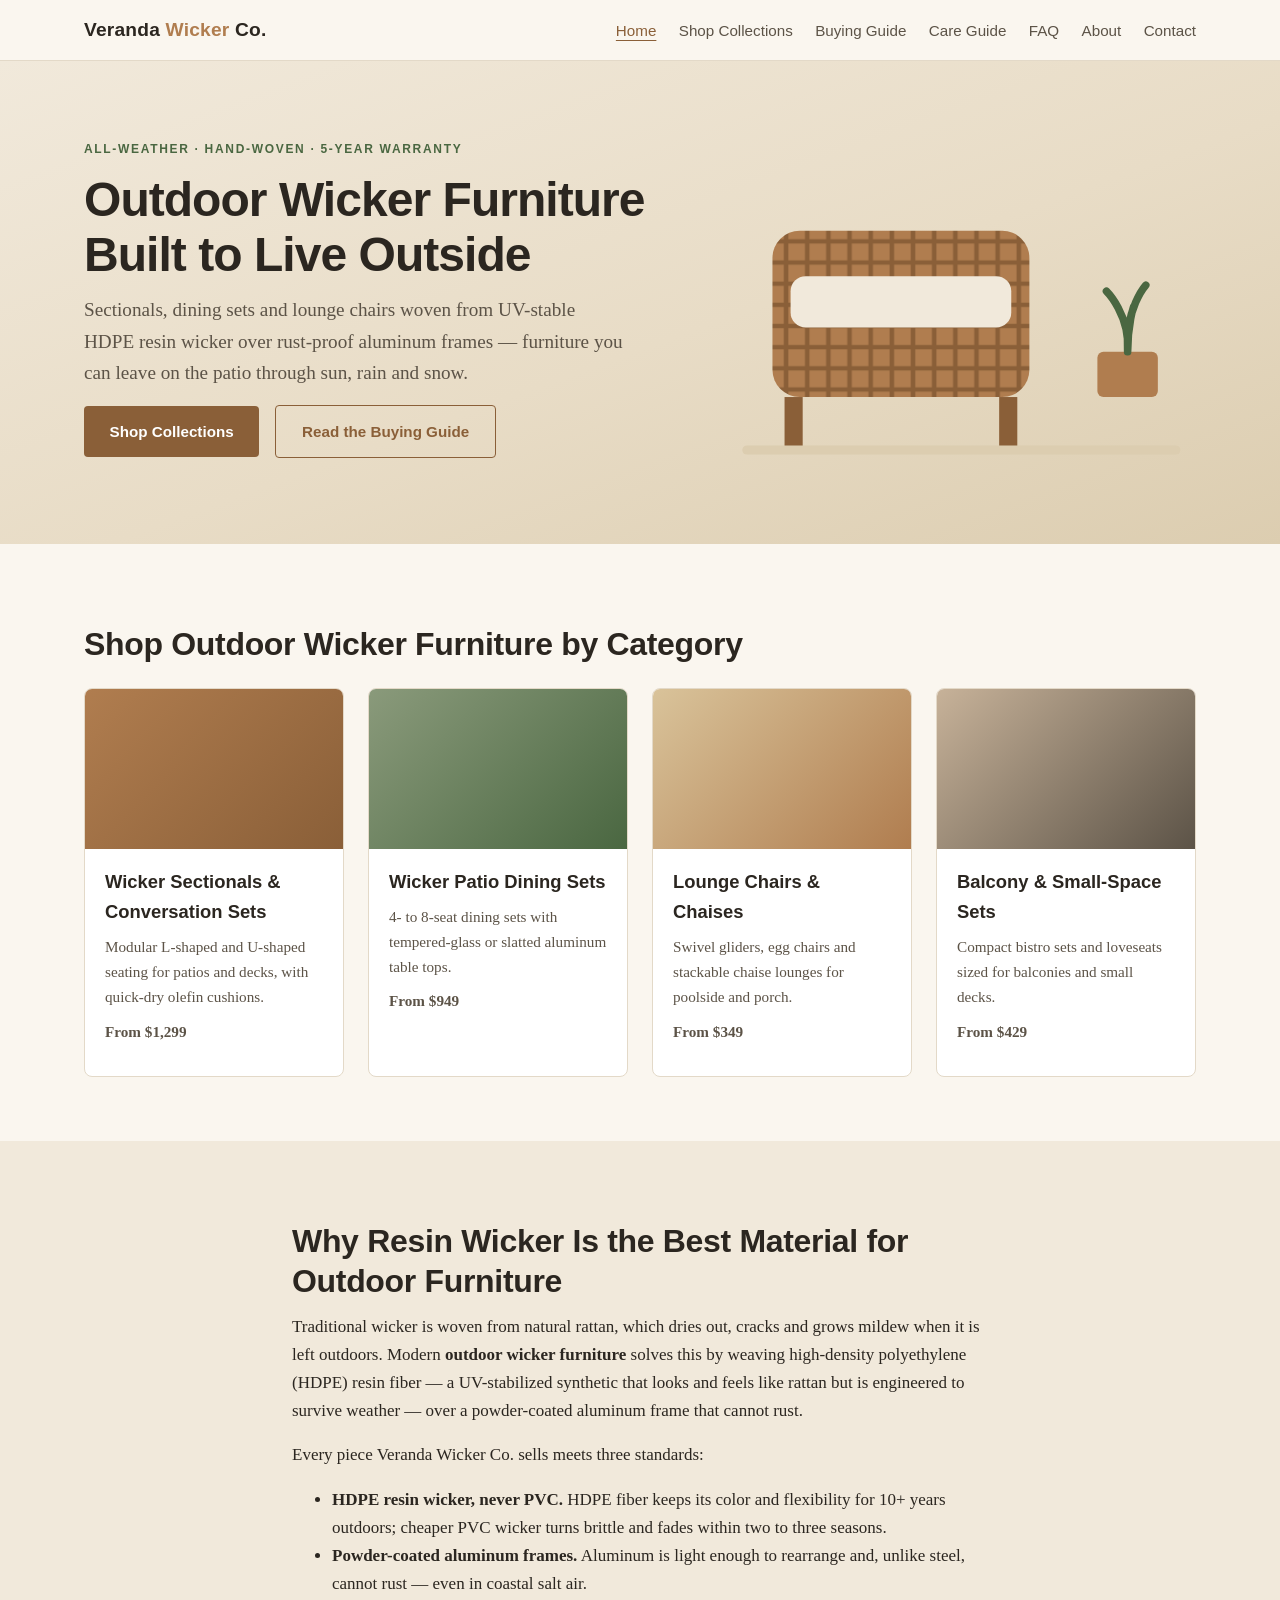
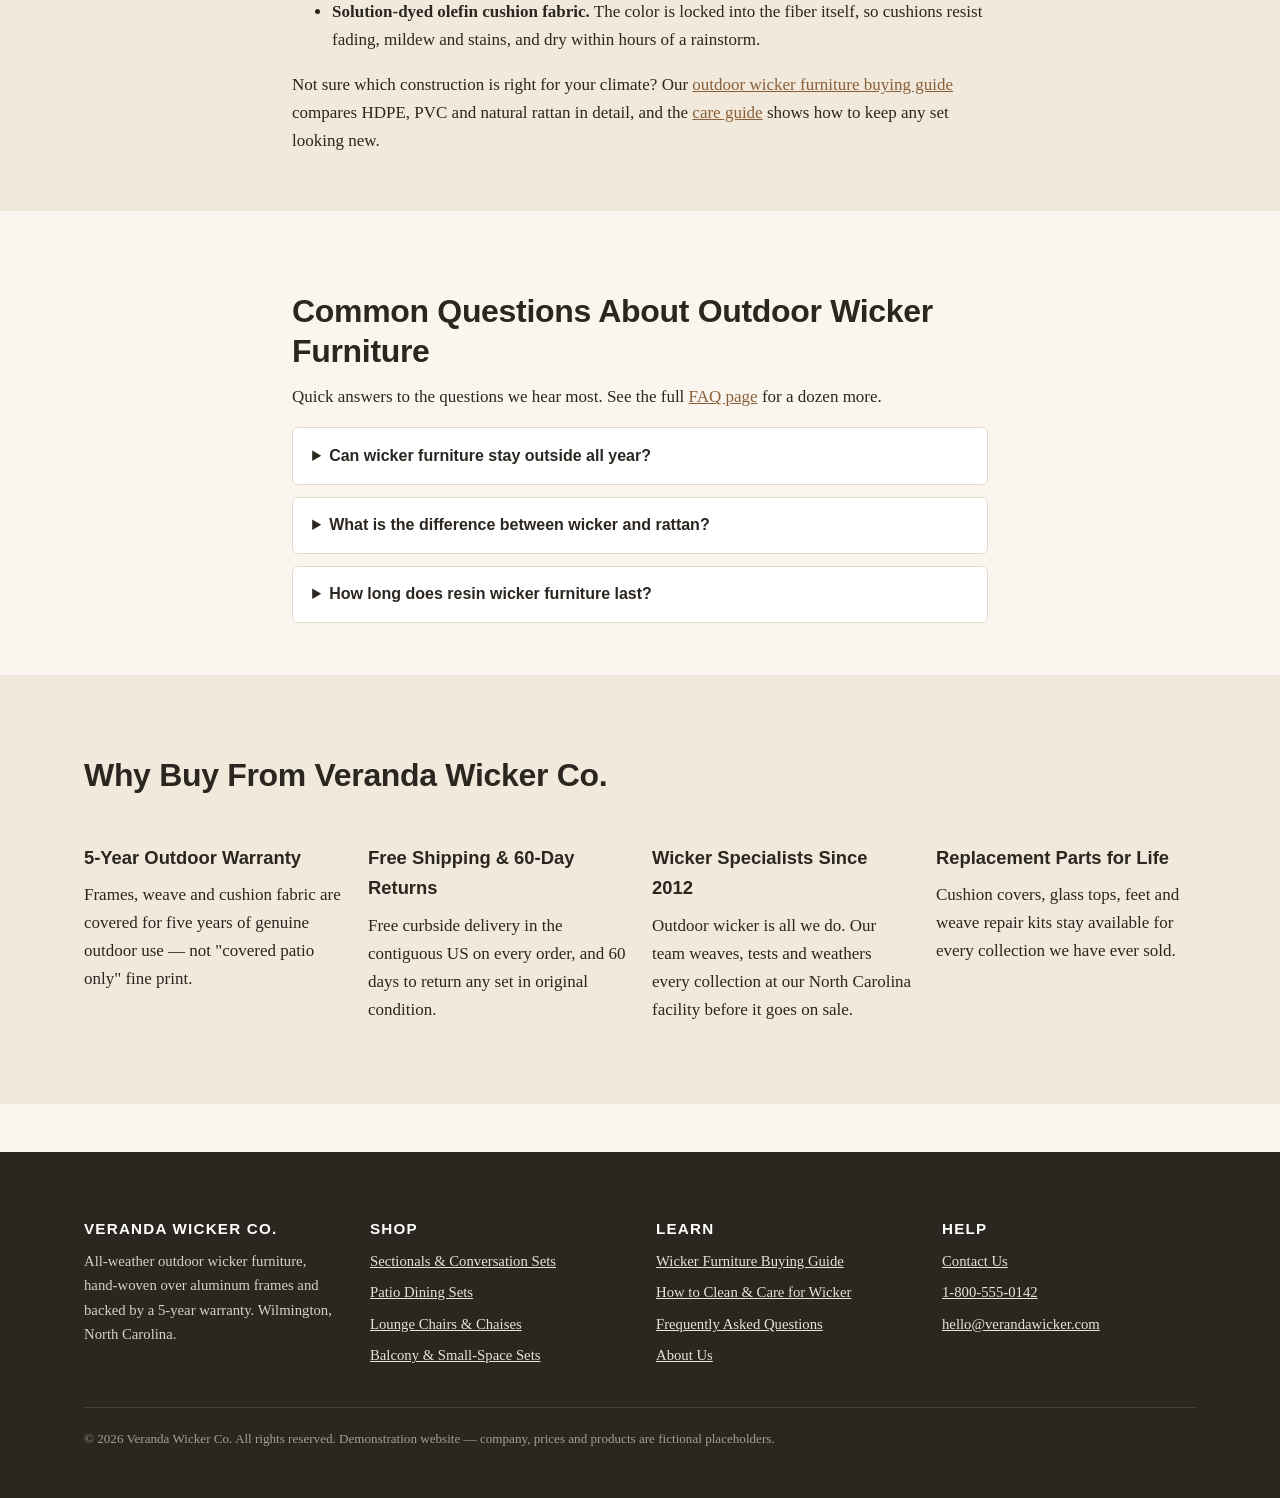
<file: wicker-furniture-website/index.html>
<!DOCTYPE html>
<html lang="en">
<head>
  <meta charset="UTF-8">
  <meta name="viewport" content="width=device-width, initial-scale=1.0">
  <title>Outdoor Wicker Furniture — All-Weather Patio Sets &amp; Seating | Veranda Wicker Co.</title>
  <meta name="description" content="Shop all-weather outdoor wicker furniture: HDPE resin wicker patio sets, sectionals, dining sets and chairs with rust-proof aluminum frames, a 5-year warranty and free shipping in the contiguous US.">
  <link rel="canonical" href="https://www.verandawicker.com/">
  <link rel="stylesheet" href="css/styles.css">
  <meta property="og:type" content="website">
  <meta property="og:site_name" content="Veranda Wicker Co.">
  <meta property="og:title" content="Outdoor Wicker Furniture — All-Weather Patio Sets & Seating">
  <meta property="og:description" content="All-weather HDPE resin wicker patio furniture with rust-proof aluminum frames, a 5-year warranty and free US shipping.">
  <meta property="og:url" content="https://www.verandawicker.com/">
  <meta property="og:image" content="https://www.verandawicker.com/images/og-home.jpg">
  <meta name="twitter:card" content="summary_large_image">
  <script type="application/ld+json">
  {
    "@context": "https://schema.org",
    "@graph": [
      {
        "@type": "Organization",
        "@id": "https://www.verandawicker.com/#organization",
        "name": "Veranda Wicker Co.",
        "url": "https://www.verandawicker.com/",
        "logo": "https://www.verandawicker.com/images/logo.png",
        "description": "Specialist retailer of all-weather outdoor wicker furniture. Every piece uses HDPE resin wicker hand-woven over powder-coated aluminum frames and is covered by a 5-year outdoor warranty.",
        "foundingDate": "2012",
        "email": "hello@verandawicker.com",
        "telephone": "+1-800-555-0142",
        "address": {
          "@type": "PostalAddress",
          "streetAddress": "418 Harbor View Road",
          "addressLocality": "Wilmington",
          "addressRegion": "NC",
          "postalCode": "28401",
          "addressCountry": "US"
        },
        "sameAs": [
          "https://www.facebook.com/verandawickerco",
          "https://www.instagram.com/verandawickerco",
          "https://www.pinterest.com/verandawickerco"
        ]
      },
      {
        "@type": "WebSite",
        "@id": "https://www.verandawicker.com/#website",
        "url": "https://www.verandawicker.com/",
        "name": "Veranda Wicker Co.",
        "publisher": { "@id": "https://www.verandawicker.com/#organization" }
      }
    ]
  }
  </script>
</head>
<body>

<header class="site-header">
  <div class="wrap">
    <a class="brand" href="index.html">Veranda <span>Wicker</span> Co.</a>
    <nav class="site-nav" aria-label="Main navigation">
      <a href="index.html" aria-current="page">Home</a>
      <a href="collections.html">Shop Collections</a>
      <a href="buying-guide.html">Buying Guide</a>
      <a href="care-guide.html">Care Guide</a>
      <a href="faq.html">FAQ</a>
      <a href="about.html">About</a>
      <a href="contact.html">Contact</a>
    </nav>
  </div>
</header>

<main>
  <div class="hero">
    <div class="wrap">
      <div>
        <span class="eyebrow">All-weather · Hand-woven · 5-year warranty</span>
        <h1>Outdoor Wicker Furniture Built to Live Outside</h1>
        <p class="lede">Sectionals, dining sets and lounge chairs woven from UV-stable HDPE resin wicker over rust-proof aluminum frames — furniture you can leave on the patio through sun, rain and snow.</p>
        <p>
          <a class="btn" href="collections.html">Shop Collections</a>
          <a class="btn ghost" href="buying-guide.html">Read the Buying Guide</a>
        </p>
      </div>
      <svg viewBox="0 0 320 240" role="img" aria-label="Illustration of a woven wicker patio armchair with a cushion beside a potted plant" xmlns="http://www.w3.org/2000/svg">
        <defs>
          <pattern id="weave" width="14" height="14" patternUnits="userSpaceOnUse">
            <rect width="14" height="14" fill="#b07d4f"/>
            <path d="M0 7h14M7 0v14" stroke="#8a5f38" stroke-width="3"/>
          </pattern>
        </defs>
        <rect x="40" y="70" width="170" height="110" rx="18" fill="url(#weave)"/>
        <rect x="52" y="100" width="146" height="34" rx="10" fill="#f1e9db"/>
        <rect x="48" y="180" width="12" height="34" fill="#8a5f38"/>
        <rect x="190" y="180" width="12" height="34" fill="#8a5f38"/>
        <rect x="255" y="150" width="40" height="30" rx="4" fill="#b07d4f"/>
        <path d="M275 150c-2-28 12-44 12-44M275 150c2-24-14-40-14-40M275 150c0-18 4-30 4-30" stroke="#4a6741" stroke-width="5" fill="none" stroke-linecap="round"/>
        <rect x="20" y="212" width="290" height="6" rx="3" fill="#dccdb0"/>
      </svg>
    </div>
  </div>

  <section>
    <div class="wrap">
      <h2>Shop Outdoor Wicker Furniture by Category</h2>
      <div class="grid">
        <article class="card">
          <div class="thumb" style="background:linear-gradient(135deg,#b07d4f,#8a5f38)"></div>
          <div class="body">
            <h3><a href="collections.html#sectionals">Wicker Sectionals &amp; Conversation Sets</a></h3>
            <p>Modular L-shaped and U-shaped seating for patios and decks, with quick-dry olefin cushions.</p>
            <p class="price">From $1,299</p>
          </div>
        </article>
        <article class="card">
          <div class="thumb" style="background:linear-gradient(135deg,#8a9a7b,#4a6741)"></div>
          <div class="body">
            <h3><a href="collections.html#dining">Wicker Patio Dining Sets</a></h3>
            <p>4- to 8-seat dining sets with tempered-glass or slatted aluminum table tops.</p>
            <p class="price">From $949</p>
          </div>
        </article>
        <article class="card">
          <div class="thumb" style="background:linear-gradient(135deg,#d9c39a,#b07d4f)"></div>
          <div class="body">
            <h3><a href="collections.html#lounge">Lounge Chairs &amp; Chaises</a></h3>
            <p>Swivel gliders, egg chairs and stackable chaise lounges for poolside and porch.</p>
            <p class="price">From $349</p>
          </div>
        </article>
        <article class="card">
          <div class="thumb" style="background:linear-gradient(135deg,#c7b299,#5c5347)"></div>
          <div class="body">
            <h3><a href="collections.html#small-space">Balcony &amp; Small-Space Sets</a></h3>
            <p>Compact bistro sets and loveseats sized for balconies and small decks.</p>
            <p class="price">From $429</p>
          </div>
        </article>
      </div>
    </div>
  </section>

  <section class="alt">
    <div class="wrap prose">
      <h2>Why Resin Wicker Is the Best Material for Outdoor Furniture</h2>
      <p>Traditional wicker is woven from natural rattan, which dries out, cracks and grows mildew when it is left outdoors. Modern <strong>outdoor wicker furniture</strong> solves this by weaving high-density polyethylene (HDPE) resin fiber — a UV-stabilized synthetic that looks and feels like rattan but is engineered to survive weather — over a powder-coated aluminum frame that cannot rust.</p>
      <p>Every piece Veranda Wicker Co. sells meets three standards:</p>
      <ul>
        <li><strong>HDPE resin wicker, never PVC.</strong> HDPE fiber keeps its color and flexibility for 10+ years outdoors; cheaper PVC wicker turns brittle and fades within two to three seasons.</li>
        <li><strong>Powder-coated aluminum frames.</strong> Aluminum is light enough to rearrange and, unlike steel, cannot rust — even in coastal salt air.</li>
        <li><strong>Solution-dyed olefin cushion fabric.</strong> The color is locked into the fiber itself, so cushions resist fading, mildew and stains, and dry within hours of a rainstorm.</li>
      </ul>
      <p>Not sure which construction is right for your climate? Our <a href="buying-guide.html">outdoor wicker furniture buying guide</a> compares HDPE, PVC and natural rattan in detail, and the <a href="care-guide.html">care guide</a> shows how to keep any set looking new.</p>
    </div>
  </section>

  <section>
    <div class="wrap prose">
      <h2>Common Questions About Outdoor Wicker Furniture</h2>
      <p>Quick answers to the questions we hear most. See the full <a href="faq.html">FAQ page</a> for a dozen more.</p>
      <details>
        <summary>Can wicker furniture stay outside all year?</summary>
        <p>Yes — if it is synthetic resin wicker. HDPE resin wicker on an aluminum frame can stay outdoors year-round in rain, sun and snow. Natural rattan wicker cannot; it should only be used on covered porches or indoors. In harsh winters, covering resin wicker or storing cushions indoors will extend cushion life, but the furniture itself does not need to come in.</p>
      </details>
      <details>
        <summary>What is the difference between wicker and rattan?</summary>
        <p>Rattan is a material — a climbing palm whose vines are used to build furniture. Wicker is a weaving technique, not a material. "Wicker furniture" can be woven from rattan, bamboo, or synthetic resin. All outdoor wicker sold by Veranda Wicker Co. is woven from all-weather HDPE resin.</p>
      </details>
      <details>
        <summary>How long does resin wicker furniture last?</summary>
        <p>Quality HDPE resin wicker over an aluminum frame typically lasts 10–15 years outdoors with basic care. That is why we back every collection with a 5-year outdoor-use warranty — roughly double the 1–3 years typical for budget PVC wicker sets.</p>
      </details>
    </div>
  </section>

  <section class="alt">
    <div class="wrap">
      <h2>Why Buy From Veranda Wicker Co.</h2>
      <div class="grid">
        <div>
          <h3>5-Year Outdoor Warranty</h3>
          <p>Frames, weave and cushion fabric are covered for five years of genuine outdoor use — not "covered patio only" fine print.</p>
        </div>
        <div>
          <h3>Free Shipping &amp; 60-Day Returns</h3>
          <p>Free curbside delivery in the contiguous US on every order, and 60 days to return any set in original condition.</p>
        </div>
        <div>
          <h3>Wicker Specialists Since 2012</h3>
          <p>Outdoor wicker is all we do. Our team weaves, tests and weathers every collection at our North Carolina facility before it goes on sale.</p>
        </div>
        <div>
          <h3>Replacement Parts for Life</h3>
          <p>Cushion covers, glass tops, feet and weave repair kits stay available for every collection we have ever sold.</p>
        </div>
      </div>
    </div>
  </section>
</main>

<footer class="site-footer">
  <div class="wrap">
    <div class="cols">
      <div>
        <h3>Veranda Wicker Co.</h3>
        <p>All-weather outdoor wicker furniture, hand-woven over aluminum frames and backed by a 5-year warranty. Wilmington, North Carolina.</p>
      </div>
      <div>
        <h3>Shop</h3>
        <ul>
          <li><a href="collections.html#sectionals">Sectionals &amp; Conversation Sets</a></li>
          <li><a href="collections.html#dining">Patio Dining Sets</a></li>
          <li><a href="collections.html#lounge">Lounge Chairs &amp; Chaises</a></li>
          <li><a href="collections.html#small-space">Balcony &amp; Small-Space Sets</a></li>
        </ul>
      </div>
      <div>
        <h3>Learn</h3>
        <ul>
          <li><a href="buying-guide.html">Wicker Furniture Buying Guide</a></li>
          <li><a href="care-guide.html">How to Clean &amp; Care for Wicker</a></li>
          <li><a href="faq.html">Frequently Asked Questions</a></li>
          <li><a href="about.html">About Us</a></li>
        </ul>
      </div>
      <div>
        <h3>Help</h3>
        <ul>
          <li><a href="contact.html">Contact Us</a></li>
          <li><a href="tel:+18005550142">1-800-555-0142</a></li>
          <li><a href="mailto:hello@verandawicker.com">hello@verandawicker.com</a></li>
        </ul>
      </div>
    </div>
    <p class="fineprint">© 2026 Veranda Wicker Co. All rights reserved. Demonstration website — company, prices and products are fictional placeholders.</p>
  </div>
</footer>

</body>
</html>
</file>
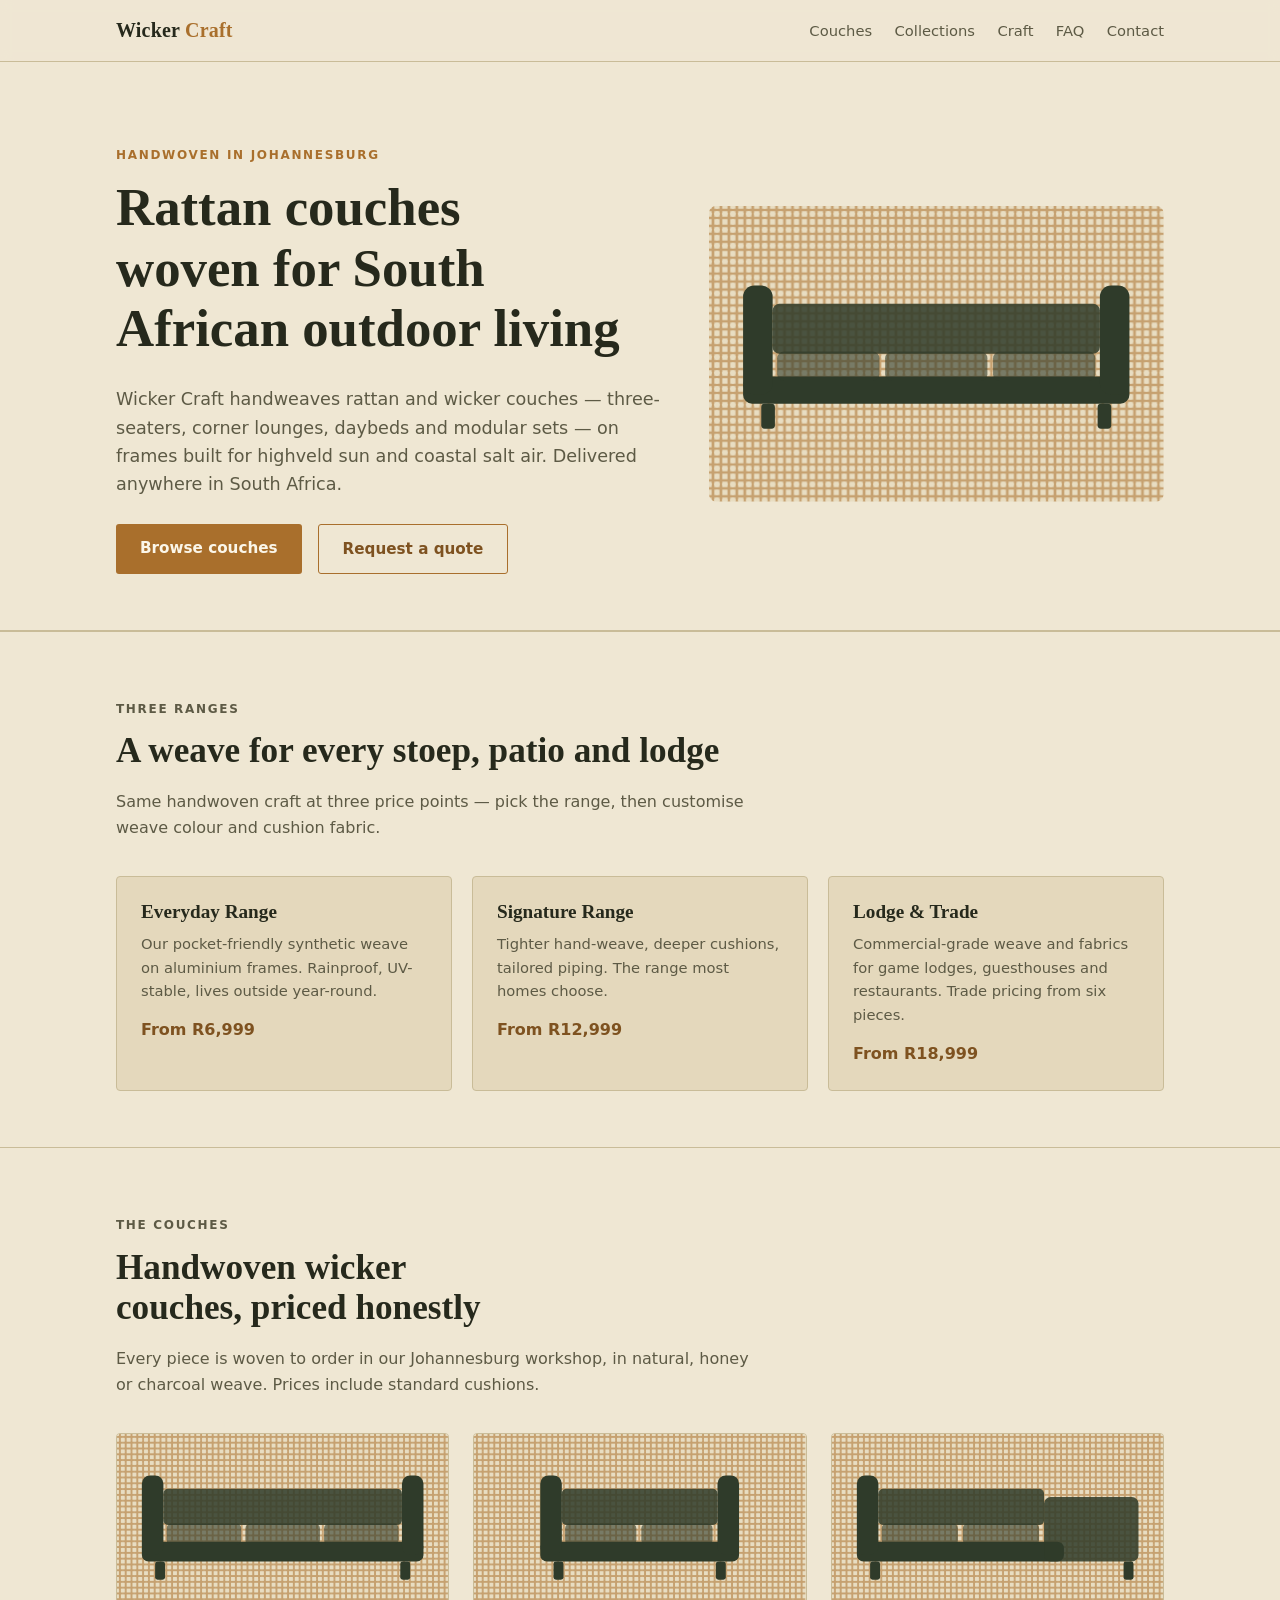
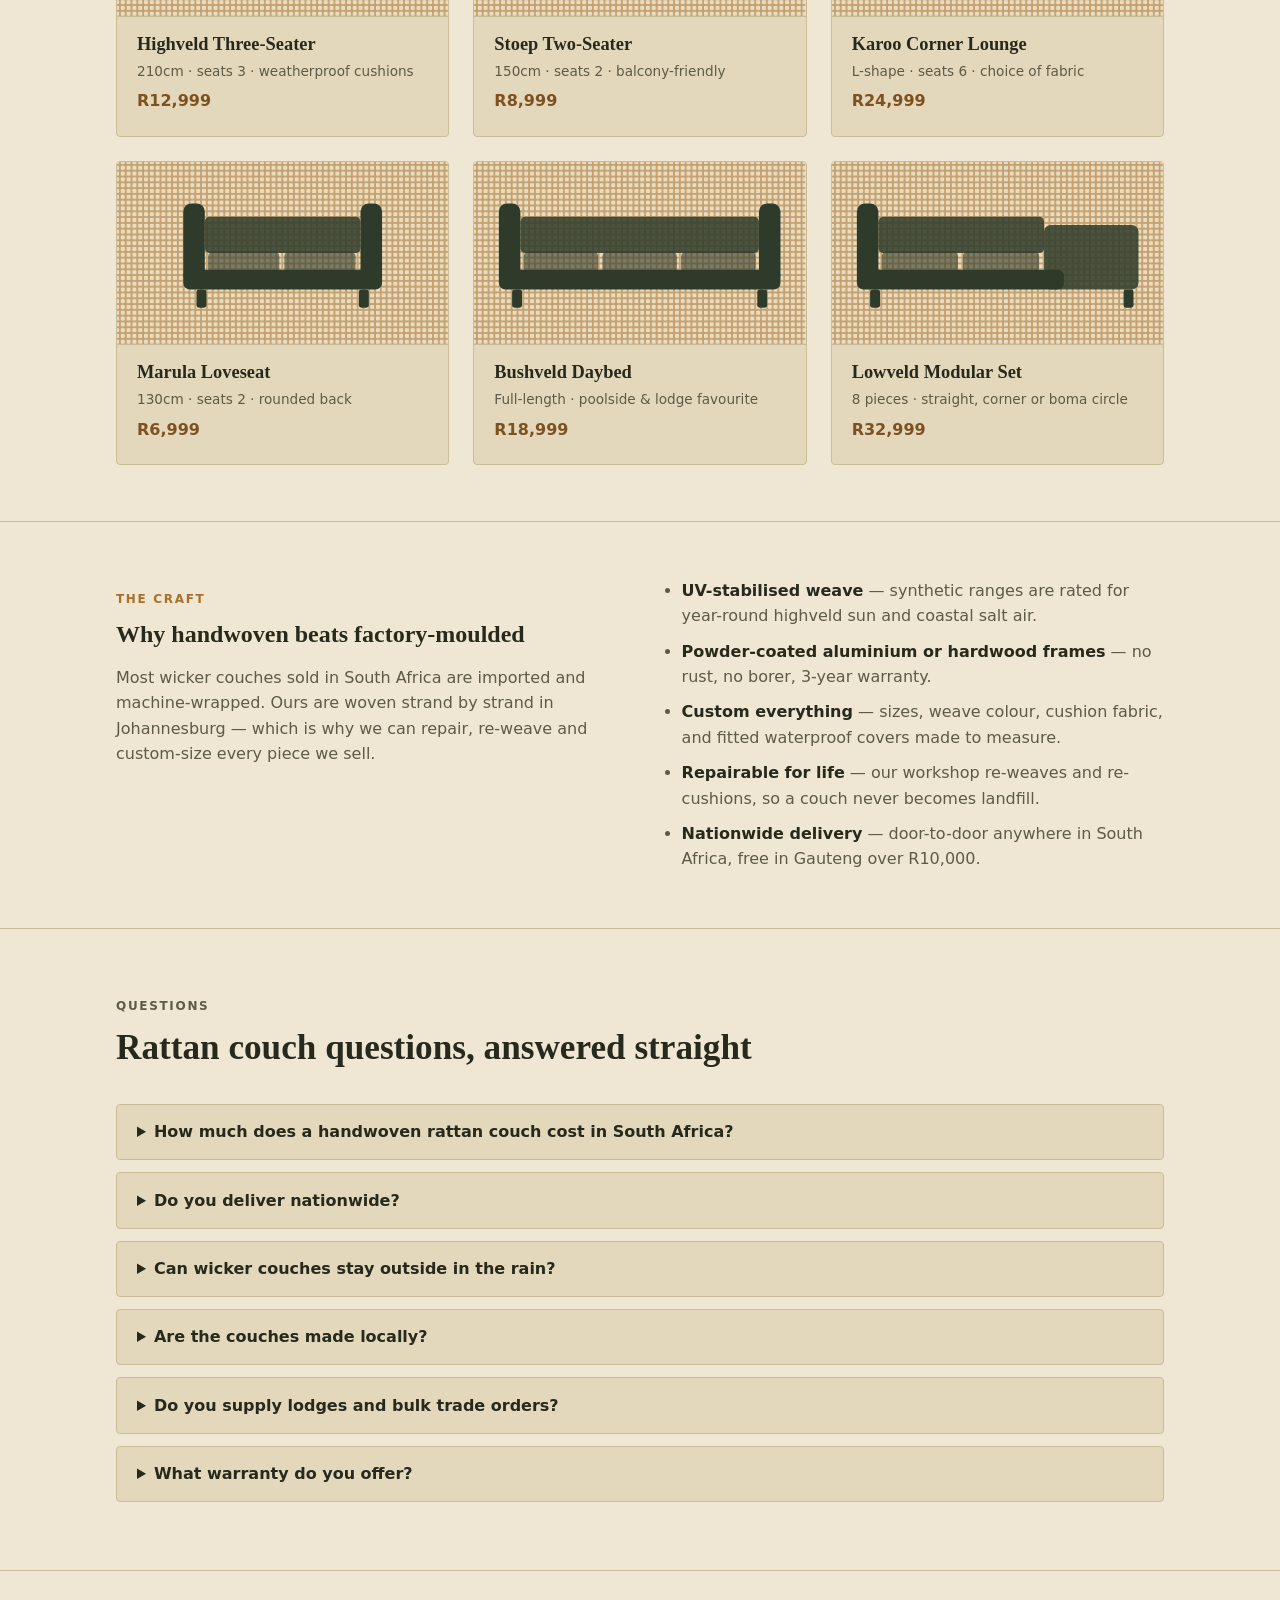
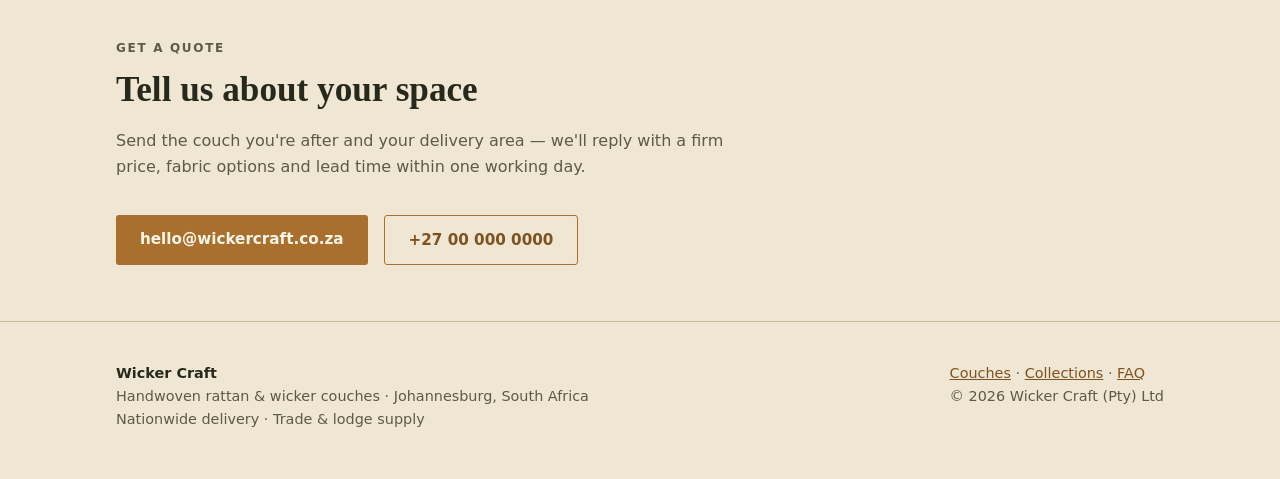
<file: wicker-site/index.html>
<!doctype html>
<html lang="en-ZA">
<head>
<meta charset="utf-8">
<meta name="viewport" content="width=device-width, initial-scale=1">
<title>Handwoven Rattan &amp; Wicker Couches, Made in Johannesburg | Wicker Craft</title>
<meta name="description" content="Wicker Craft handweaves rattan and wicker couches in Johannesburg — 3-seaters, corner lounges and patio sets with weatherproof cushions. Nationwide delivery across South Africa. From R6,999.">
<link rel="canonical" href="https://www.wickercraft.co.za/">
<meta property="og:type" content="website">
<meta property="og:title" content="Handwoven Rattan &amp; Wicker Couches | Wicker Craft">
<meta property="og:description" content="Handwoven rattan couches and patio lounges, made in Johannesburg. Nationwide delivery across South Africa.">
<meta property="og:url" content="https://www.wickercraft.co.za/">
<meta property="og:locale" content="en_ZA">
<meta name="robots" content="index, follow, max-image-preview:large">

<script type="application/ld+json">
{
  "@context": "https://schema.org",
  "@type": "FurnitureStore",
  "name": "Wicker Craft",
  "description": "Handwoven rattan and wicker couches, lounges and patio furniture, made in Johannesburg with nationwide delivery across South Africa.",
  "url": "https://www.wickercraft.co.za/",
  "telephone": "+27-00-000-0000",
  "email": "hello@wickercraft.co.za",
  "priceRange": "R6,999–R32,999",
  "currenciesAccepted": "ZAR",
  "address": {
    "@type": "PostalAddress",
    "addressLocality": "Johannesburg",
    "addressRegion": "Gauteng",
    "addressCountry": "ZA"
  },
  "areaServed": "South Africa"
}
</script>

<script type="application/ld+json">
{
  "@context": "https://schema.org",
  "@type": "ItemList",
  "name": "Handwoven rattan couches",
  "itemListElement": [
    {"@type":"ListItem","position":1,"item":{"@type":"Product","name":"Highveld Three-Seater","description":"Handwoven rattan three-seater couch with deep weatherproof cushions. 210cm wide. Made in Johannesburg.","brand":{"@type":"Brand","name":"Wicker Craft"},"offers":{"@type":"Offer","priceCurrency":"ZAR","price":"12999","availability":"https://schema.org/InStock"}}},
    {"@type":"ListItem","position":2,"item":{"@type":"Product","name":"Stoep Two-Seater","description":"Compact handwoven wicker two-seater for stoeps, balconies and sunrooms. 150cm wide.","brand":{"@type":"Brand","name":"Wicker Craft"},"offers":{"@type":"Offer","priceCurrency":"ZAR","price":"8999","availability":"https://schema.org/InStock"}}},
    {"@type":"ListItem","position":3,"item":{"@type":"Product","name":"Karoo Corner Lounge","description":"L-shaped handwoven rattan corner couch seating six, with all-weather cushions in your choice of fabric.","brand":{"@type":"Brand","name":"Wicker Craft"},"offers":{"@type":"Offer","priceCurrency":"ZAR","price":"24999","availability":"https://schema.org/InStock"}}},
    {"@type":"ListItem","position":4,"item":{"@type":"Product","name":"Marula Loveseat","description":"Rounded-back handwoven loveseat in natural or charcoal weave. 130cm wide.","brand":{"@type":"Brand","name":"Wicker Craft"},"offers":{"@type":"Offer","priceCurrency":"ZAR","price":"6999","availability":"https://schema.org/InStock"}}},
    {"@type":"ListItem","position":5,"item":{"@type":"Product","name":"Bushveld Daybed","description":"Full-length handwoven rattan daybed couch with canopy option, built for poolsides and lodges.","brand":{"@type":"Brand","name":"Wicker Craft"},"offers":{"@type":"Offer","priceCurrency":"ZAR","price":"18999","availability":"https://schema.org/InStock"}}},
    {"@type":"ListItem","position":6,"item":{"@type":"Product","name":"Lowveld Modular Set","description":"Eight-piece modular handwoven couch system — build a straight sofa, corner lounge or boma circle.","brand":{"@type":"Brand","name":"Wicker Craft"},"offers":{"@type":"Offer","priceCurrency":"ZAR","price":"32999","availability":"https://schema.org/InStock"}}}
  ]
}
</script>

<script type="application/ld+json">
{
  "@context": "https://schema.org",
  "@type": "FAQPage",
  "mainEntity": [
    {"@type":"Question","name":"How much does a handwoven rattan couch cost in South Africa?","acceptedAnswer":{"@type":"Answer","text":"At Wicker Craft, handwoven couches range from R6,999 for the Marula Loveseat to R32,999 for the eight-piece Lowveld Modular Set. A standard three-seater is R12,999 including cushions."}},
    {"@type":"Question","name":"Do you deliver wicker furniture nationwide in South Africa?","acceptedAnswer":{"@type":"Answer","text":"Yes. We deliver door-to-door anywhere in South Africa. Delivery in Gauteng is free on orders over R10,000; nationwide delivery is quoted per order and typically takes 5–10 working days."}},
    {"@type":"Question","name":"Can rattan and wicker couches stay outside in the rain?","acceptedAnswer":{"@type":"Answer","text":"Our synthetic-weave ranges are UV-stabilised and rainproof and can live outdoors year-round. Natural rattan pieces should stay under cover; we also make fitted waterproof covers for every couch we sell."}},
    {"@type":"Question","name":"Are the couches made locally?","acceptedAnswer":{"@type":"Answer","text":"Every couch is woven by hand in our Johannesburg workshop on powder-coated aluminium or hardwood frames, which is why we can customise sizes, weave colours and cushion fabrics."}},
    {"@type":"Question","name":"Do you supply lodges, restaurants and bulk orders?","acceptedAnswer":{"@type":"Answer","text":"Yes. We supply game lodges, guesthouses, restaurants and developers, with trade pricing on orders of six pieces or more and commercial-grade cushion fabrics."}},
    {"@type":"Question","name":"What warranty do you offer?","acceptedAnswer":{"@type":"Answer","text":"Frames and weave carry a 3-year warranty; cushions carry a 1-year warranty. Repairs and re-weaving are done in our own workshop."}}
  ]
}
</script>

<style>
:root {
  --ground: #EFE7D3;
  --panel: #E4D8BC;
  --ink: #26291C;
  --muted: #5D5A45;
  --cane: #A96F2C;
  --cane-deep: #7E5220;
  --palm: #2F3B2A;
  --line: #C9BC98;
  --card-art: #E8DDC2;
}
@media (prefers-color-scheme: dark) {
  :root {
    --ground: #1C1F16;
    --panel: #242819;
    --ink: #EDE5CE;
    --muted: #AEA582;
    --cane: #D19A4E;
    --cane-deep: #EEC07A;
    --palm: #9FB48D;
    --line: #3A4029;
    --card-art: #2B3120;
  }
}
:root[data-theme="dark"] {
  --ground: #1C1F16;
  --panel: #242819;
  --ink: #EDE5CE;
  --muted: #AEA582;
  --cane: #D19A4E;
  --cane-deep: #EEC07A;
  --palm: #9FB48D;
  --line: #3A4029;
  --card-art: #2B3120;
}
:root[data-theme="light"] {
  --ground: #EFE7D3;
  --panel: #E4D8BC;
  --ink: #26291C;
  --muted: #5D5A45;
  --cane: #A96F2C;
  --cane-deep: #7E5220;
  --palm: #2F3B2A;
  --line: #C9BC98;
  --card-art: #E8DDC2;
}

* { box-sizing: border-box; }
html, body {
  height: auto !important;
  min-height: 100%;
  overflow-y: auto !important;
  overflow-x: clip;
}
body {
  margin: 0;
  background: var(--ground);
  color: var(--ink);
  font-family: "Avenir Next", "Segoe UI", -apple-system, system-ui, sans-serif;
  line-height: 1.6;
}
.wrap > * { min-width: 0; }
h1, h2, h3, .display {
  font-family: "Iowan Old Style", "Palatino Linotype", Palatino, Georgia, serif;
  line-height: 1.15;
  text-wrap: balance;
  font-weight: 600;
  margin: 0 0 0.5em;
}
.wrap { max-width: 68rem; margin: 0 auto; padding: 0 1.25rem; }
.eyebrow {
  text-transform: uppercase;
  letter-spacing: 0.14em;
  font-size: 0.75rem;
  color: var(--cane);
  font-weight: 700;
}

header.site {
  border-bottom: 1px solid var(--line);
  position: sticky; top: 0;
  background: var(--ground);
  background: color-mix(in srgb, var(--ground) 92%, transparent);
  backdrop-filter: blur(6px);
  z-index: 10;
}
header.site .wrap {
  display: flex; align-items: center; justify-content: space-between;
  padding-top: 0.9rem; padding-bottom: 0.9rem;
}
.brand { font-family: "Iowan Old Style", Palatino, Georgia, serif; font-size: 1.25rem; font-weight: 700; letter-spacing: 0.01em; }
.brand .amp { color: var(--cane); }
nav.main { display: flex; gap: 1.4rem; font-size: 0.92rem; }
nav.main a { color: var(--muted); text-decoration: none; }
nav.main a:hover, nav.main a:focus-visible { color: var(--cane-deep); }
a:focus-visible, button:focus-visible { outline: 2px solid var(--cane); outline-offset: 3px; border-radius: 2px; }

.hero { padding: 4.5rem 0 3.5rem; border-bottom: 1px solid var(--line); }
.hero .wrap { display: grid; grid-template-columns: 1.2fr 1fr; gap: 3rem; align-items: center; }
.hero h1 { font-size: clamp(2.1rem, 4.5vw, 3.3rem); }
.hero p.lede { font-size: 1.1rem; color: var(--muted); max-width: 34rem; }
.cta-row { display: flex; gap: 1rem; margin-top: 1.6rem; flex-wrap: wrap; }
.btn {
  display: inline-block; text-decoration: none; font-weight: 600; font-size: 0.95rem;
  padding: 0.75rem 1.5rem; border-radius: 3px;
}
.btn-solid { background: var(--cane); color: #FBF6E9; }
.btn-solid:hover { background: var(--cane-deep); }
.btn-ghost { border: 1px solid var(--cane); color: var(--cane-deep); }
.hero-art svg { width: 100%; height: auto; display: block; }

section { padding: 3.5rem 0; }
section + section { border-top: 1px solid var(--line); }
.section-head { max-width: 40rem; margin-bottom: 2.2rem; }
.section-head h2 { font-size: clamp(1.6rem, 3vw, 2.2rem); }
.section-head p { color: var(--muted); }

.collections { display: grid; grid-template-columns: repeat(3, 1fr); gap: 1.25rem; }
.collection {
  background: var(--panel); border: 1px solid var(--line); border-radius: 4px;
  padding: 1.5rem;
}
.collection h3 { font-size: 1.2rem; }
.collection p { font-size: 0.92rem; color: var(--muted); margin: 0; }
.collection .from { display: block; margin-top: 0.9rem; font-weight: 700; color: var(--cane-deep); font-variant-numeric: tabular-nums; }

.grid { display: grid; grid-template-columns: repeat(3, 1fr); gap: 1.5rem; }
.card {
  background: var(--panel); border: 1px solid var(--line); border-radius: 4px;
  overflow: hidden; display: flex; flex-direction: column;
}
.card .art { background: var(--card-art); border-bottom: 1px solid var(--line); }
.card .art svg { display: block; width: 100%; height: auto; }
.card .body { padding: 1.1rem 1.25rem 1.35rem; display: flex; flex-direction: column; gap: 0.35rem; flex: 1; }
.card h3 { font-size: 1.15rem; margin: 0; }
.card .spec { font-size: 0.85rem; color: var(--muted); margin: 0; flex: 1; }
.card .price { font-weight: 700; color: var(--cane-deep); font-variant-numeric: tabular-nums; }

.craft .wrap { display: grid; grid-template-columns: 1fr 1fr; gap: 3rem; align-items: start; }
.craft ul { padding-left: 1.1rem; color: var(--muted); margin: 0; display: grid; gap: 0.6rem; }
.craft li strong { color: var(--ink); }

.faq details {
  border: 1px solid var(--line); border-radius: 4px; background: var(--panel);
  padding: 0.9rem 1.25rem; margin-bottom: 0.75rem;
}
.faq summary { font-weight: 600; cursor: pointer; }
.faq details p { color: var(--muted); margin: 0.6rem 0 0.2rem; max-width: 58ch; }

footer.site { border-top: 1px solid var(--line); padding: 2.5rem 0 3rem; }
footer.site .wrap { display: flex; justify-content: space-between; gap: 2rem; flex-wrap: wrap; color: var(--muted); font-size: 0.9rem; }
footer.site a { color: var(--cane-deep); }

@media (max-width: 800px) {
  .hero .wrap, .craft .wrap { grid-template-columns: 1fr; gap: 2rem; }
  .collections, .grid { grid-template-columns: 1fr; }
  nav.main { display: none; }
}
@media (prefers-reduced-motion: no-preference) {
  .card { transition: transform 160ms ease; }
  .card:hover { transform: translateY(-3px); }
}
</style>
</head>
<body>

<svg width="0" height="0" style="position:absolute" aria-hidden="true">
  <defs>
    <pattern id="weave" width="14" height="14" patternUnits="userSpaceOnUse">
      <rect width="14" height="14" fill="var(--card-art)"/>
      <path d="M0 3.5h6M8 3.5h6M3.5 8v6M3.5 0v6M10.5 8v6M10.5 0v6M0 10.5h6M8 10.5h6"
            stroke="var(--cane)" stroke-width="2.4" stroke-linecap="round" opacity="0.55"/>
    </pattern>
    <g id="couch3">
      <rect x="30" y="150" width="340" height="24" rx="8"/>
      <rect x="30" y="70" width="26" height="96" rx="10"/>
      <rect x="344" y="70" width="26" height="96" rx="10"/>
      <rect x="56" y="86" width="288" height="44" rx="6" opacity="0.85"/>
      <rect x="60" y="128" width="90" height="26" rx="6" opacity="0.6"/>
      <rect x="155" y="128" width="90" height="26" rx="6" opacity="0.6"/>
      <rect x="250" y="128" width="90" height="26" rx="6" opacity="0.6"/>
      <rect x="46" y="174" width="12" height="22" rx="3"/>
      <rect x="342" y="174" width="12" height="22" rx="3"/>
    </g>
    <g id="couch2">
      <rect x="80" y="150" width="240" height="24" rx="8"/>
      <rect x="80" y="70" width="26" height="96" rx="10"/>
      <rect x="294" y="70" width="26" height="96" rx="10"/>
      <rect x="106" y="86" width="188" height="44" rx="6" opacity="0.85"/>
      <rect x="110" y="128" width="86" height="26" rx="6" opacity="0.6"/>
      <rect x="202" y="128" width="86" height="26" rx="6" opacity="0.6"/>
      <rect x="96" y="174" width="12" height="22" rx="3"/>
      <rect x="292" y="174" width="12" height="22" rx="3"/>
    </g>
    <g id="couchL">
      <rect x="30" y="150" width="250" height="24" rx="8"/>
      <rect x="256" y="96" width="114" height="78" rx="8" opacity="0.85"/>
      <rect x="30" y="70" width="26" height="96" rx="10"/>
      <rect x="56" y="86" width="200" height="44" rx="6" opacity="0.85"/>
      <rect x="60" y="128" width="92" height="26" rx="6" opacity="0.6"/>
      <rect x="158" y="128" width="92" height="26" rx="6" opacity="0.6"/>
      <rect x="46" y="174" width="12" height="22" rx="3"/>
      <rect x="352" y="174" width="12" height="22" rx="3"/>
    </g>
  </defs>
</svg>

<header class="site">
  <div class="wrap">
    <div class="brand">Wicker <span class="amp">Craft</span></div>
    <nav class="main" aria-label="Main">
      <a href="#couches">Couches</a>
      <a href="#collections">Collections</a>
      <a href="#craft">Craft</a>
      <a href="#faq">FAQ</a>
      <a href="#contact">Contact</a>
    </nav>
  </div>
</header>

<main>
  <section class="hero">
    <div class="wrap">
      <div>
        <p class="eyebrow">Handwoven in Johannesburg</p>
        <h1>Rattan couches woven for South African outdoor living</h1>
        <p class="lede">Wicker Craft handweaves rattan and wicker couches — three-seaters, corner lounges, daybeds and modular sets — on frames built for highveld sun and coastal salt air. Delivered anywhere in South Africa.</p>
        <div class="cta-row">
          <a class="btn btn-solid" href="#couches">Browse couches</a>
          <a class="btn btn-ghost" href="#contact">Request a quote</a>
        </div>
      </div>
      <div class="hero-art" aria-hidden="true">
        <svg viewBox="0 0 400 260" role="img" aria-label="Illustration of a handwoven rattan three-seater couch">
          <rect width="400" height="260" fill="url(#weave)" rx="6"/>
          <use href="#couch3" fill="var(--palm)"/>
        </svg>
      </div>
    </div>
  </section>

  <section id="collections">
    <div class="wrap">
      <div class="section-head">
        <p class="eyebrow">Three ranges</p>
        <h2>A weave for every stoep, patio and lodge</h2>
        <p>Same handwoven craft at three price points — pick the range, then customise weave colour and cushion fabric.</p>
      </div>
      <div class="collections">
        <div class="collection">
          <h3>Everyday Range</h3>
          <p>Our pocket-friendly synthetic weave on aluminium frames. Rainproof, UV-stable, lives outside year-round.</p>
          <span class="from">From R6,999</span>
        </div>
        <div class="collection">
          <h3>Signature Range</h3>
          <p>Tighter hand-weave, deeper cushions, tailored piping. The range most homes choose.</p>
          <span class="from">From R12,999</span>
        </div>
        <div class="collection">
          <h3>Lodge &amp; Trade</h3>
          <p>Commercial-grade weave and fabrics for game lodges, guesthouses and restaurants. Trade pricing from six pieces.</p>
          <span class="from">From R18,999</span>
        </div>
      </div>
    </div>
  </section>

  <section id="couches">
    <div class="wrap">
      <div class="section-head">
        <p class="eyebrow">The couches</p>
        <h2>Handwoven wicker couches, priced honestly</h2>
        <p>Every piece is woven to order in our Johannesburg workshop, in natural, honey or charcoal weave. Prices include standard cushions.</p>
      </div>
      <div class="grid">
        <article class="card">
          <div class="art"><svg viewBox="0 0 400 220" role="img" aria-label="Highveld three-seater rattan couch illustration"><rect width="400" height="220" fill="url(#weave)"/><use href="#couch3" y="-20" fill="var(--palm)"/></svg></div>
          <div class="body">
            <h3>Highveld Three-Seater</h3>
            <p class="spec">210cm · seats 3 · weatherproof cushions</p>
            <span class="price">R12,999</span>
          </div>
        </article>
        <article class="card">
          <div class="art"><svg viewBox="0 0 400 220" role="img" aria-label="Stoep two-seater wicker couch illustration"><rect width="400" height="220" fill="url(#weave)"/><use href="#couch2" y="-20" fill="var(--palm)"/></svg></div>
          <div class="body">
            <h3>Stoep Two-Seater</h3>
            <p class="spec">150cm · seats 2 · balcony-friendly</p>
            <span class="price">R8,999</span>
          </div>
        </article>
        <article class="card">
          <div class="art"><svg viewBox="0 0 400 220" role="img" aria-label="Karoo corner lounge L-shaped rattan couch illustration"><rect width="400" height="220" fill="url(#weave)"/><use href="#couchL" y="-20" fill="var(--palm)"/></svg></div>
          <div class="body">
            <h3>Karoo Corner Lounge</h3>
            <p class="spec">L-shape · seats 6 · choice of fabric</p>
            <span class="price">R24,999</span>
          </div>
        </article>
        <article class="card">
          <div class="art"><svg viewBox="0 0 400 220" role="img" aria-label="Marula loveseat wicker couch illustration"><rect width="400" height="220" fill="url(#weave)"/><use href="#couch2" y="-20" fill="var(--palm)"/></svg></div>
          <div class="body">
            <h3>Marula Loveseat</h3>
            <p class="spec">130cm · seats 2 · rounded back</p>
            <span class="price">R6,999</span>
          </div>
        </article>
        <article class="card">
          <div class="art"><svg viewBox="0 0 400 220" role="img" aria-label="Bushveld daybed rattan couch illustration"><rect width="400" height="220" fill="url(#weave)"/><use href="#couch3" y="-20" fill="var(--palm)"/></svg></div>
          <div class="body">
            <h3>Bushveld Daybed</h3>
            <p class="spec">Full-length · poolside &amp; lodge favourite</p>
            <span class="price">R18,999</span>
          </div>
        </article>
        <article class="card">
          <div class="art"><svg viewBox="0 0 400 220" role="img" aria-label="Lowveld modular couch set illustration"><rect width="400" height="220" fill="url(#weave)"/><use href="#couchL" y="-20" fill="var(--palm)"/></svg></div>
          <div class="body">
            <h3>Lowveld Modular Set</h3>
            <p class="spec">8 pieces · straight, corner or boma circle</p>
            <span class="price">R32,999</span>
          </div>
        </article>
      </div>
    </div>
  </section>

  <section id="craft" class="craft">
    <div class="wrap">
      <div>
        <p class="eyebrow">The craft</p>
        <h2>Why handwoven beats factory-moulded</h2>
        <p style="color: var(--muted); max-width: 32rem;">Most wicker couches sold in South Africa are imported and machine-wrapped. Ours are woven strand by strand in Johannesburg — which is why we can repair, re-weave and custom-size every piece we sell.</p>
      </div>
      <ul>
        <li><strong>UV-stabilised weave</strong> — synthetic ranges are rated for year-round highveld sun and coastal salt air.</li>
        <li><strong>Powder-coated aluminium or hardwood frames</strong> — no rust, no borer, 3-year warranty.</li>
        <li><strong>Custom everything</strong> — sizes, weave colour, cushion fabric, and fitted waterproof covers made to measure.</li>
        <li><strong>Repairable for life</strong> — our workshop re-weaves and re-cushions, so a couch never becomes landfill.</li>
        <li><strong>Nationwide delivery</strong> — door-to-door anywhere in South Africa, free in Gauteng over R10,000.</li>
      </ul>
    </div>
  </section>

  <section id="faq" class="faq">
    <div class="wrap">
      <div class="section-head">
        <p class="eyebrow">Questions</p>
        <h2>Rattan couch questions, answered straight</h2>
      </div>
      <details>
        <summary>How much does a handwoven rattan couch cost in South Africa?</summary>
        <p>Our couches range from R6,999 for the Marula Loveseat to R32,999 for the eight-piece Lowveld Modular Set. A standard three-seater is R12,999, cushions included.</p>
      </details>
      <details>
        <summary>Do you deliver nationwide?</summary>
        <p>Yes — door-to-door anywhere in South Africa. Gauteng delivery is free on orders over R10,000; elsewhere is quoted per order and typically takes 5–10 working days.</p>
      </details>
      <details>
        <summary>Can wicker couches stay outside in the rain?</summary>
        <p>Synthetic-weave ranges are rainproof and UV-stabilised and can live outdoors year-round. Natural rattan should stay under cover — and we make fitted waterproof covers for every couch we sell.</p>
      </details>
      <details>
        <summary>Are the couches made locally?</summary>
        <p>Every couch is woven by hand in our Johannesburg workshop, which is why sizes, weave colours and cushion fabrics can all be customised.</p>
      </details>
      <details>
        <summary>Do you supply lodges and bulk trade orders?</summary>
        <p>Yes — game lodges, guesthouses, restaurants and developers, with trade pricing from six pieces and commercial-grade fabrics.</p>
      </details>
      <details>
        <summary>What warranty do you offer?</summary>
        <p>Frames and weave carry a 3-year warranty; cushions carry 1 year. Repairs and re-weaving are done in our own workshop.</p>
      </details>
    </div>
  </section>

  <section id="contact">
    <div class="wrap">
      <div class="section-head">
        <p class="eyebrow">Get a quote</p>
        <h2>Tell us about your space</h2>
        <p>Send the couch you're after and your delivery area — we'll reply with a firm price, fabric options and lead time within one working day.</p>
      </div>
      <div class="cta-row">
        <a class="btn btn-solid" href="mailto:hello@wickercraft.co.za">hello@wickercraft.co.za</a>
        <a class="btn btn-ghost" href="tel:+27000000000">+27 00 000 0000</a>
      </div>
    </div>
  </section>
</main>

<footer class="site">
  <div class="wrap">
    <div>
      <strong style="color: var(--ink);">Wicker Craft</strong><br>
      Handwoven rattan &amp; wicker couches · Johannesburg, South Africa<br>
      Nationwide delivery · Trade &amp; lodge supply
    </div>
    <div>
      <a href="#couches">Couches</a> · <a href="#collections">Collections</a> · <a href="#faq">FAQ</a><br>
      © 2026 Wicker Craft (Pty) Ltd
    </div>
  </div>
</footer>

</body>
</html>
</file>
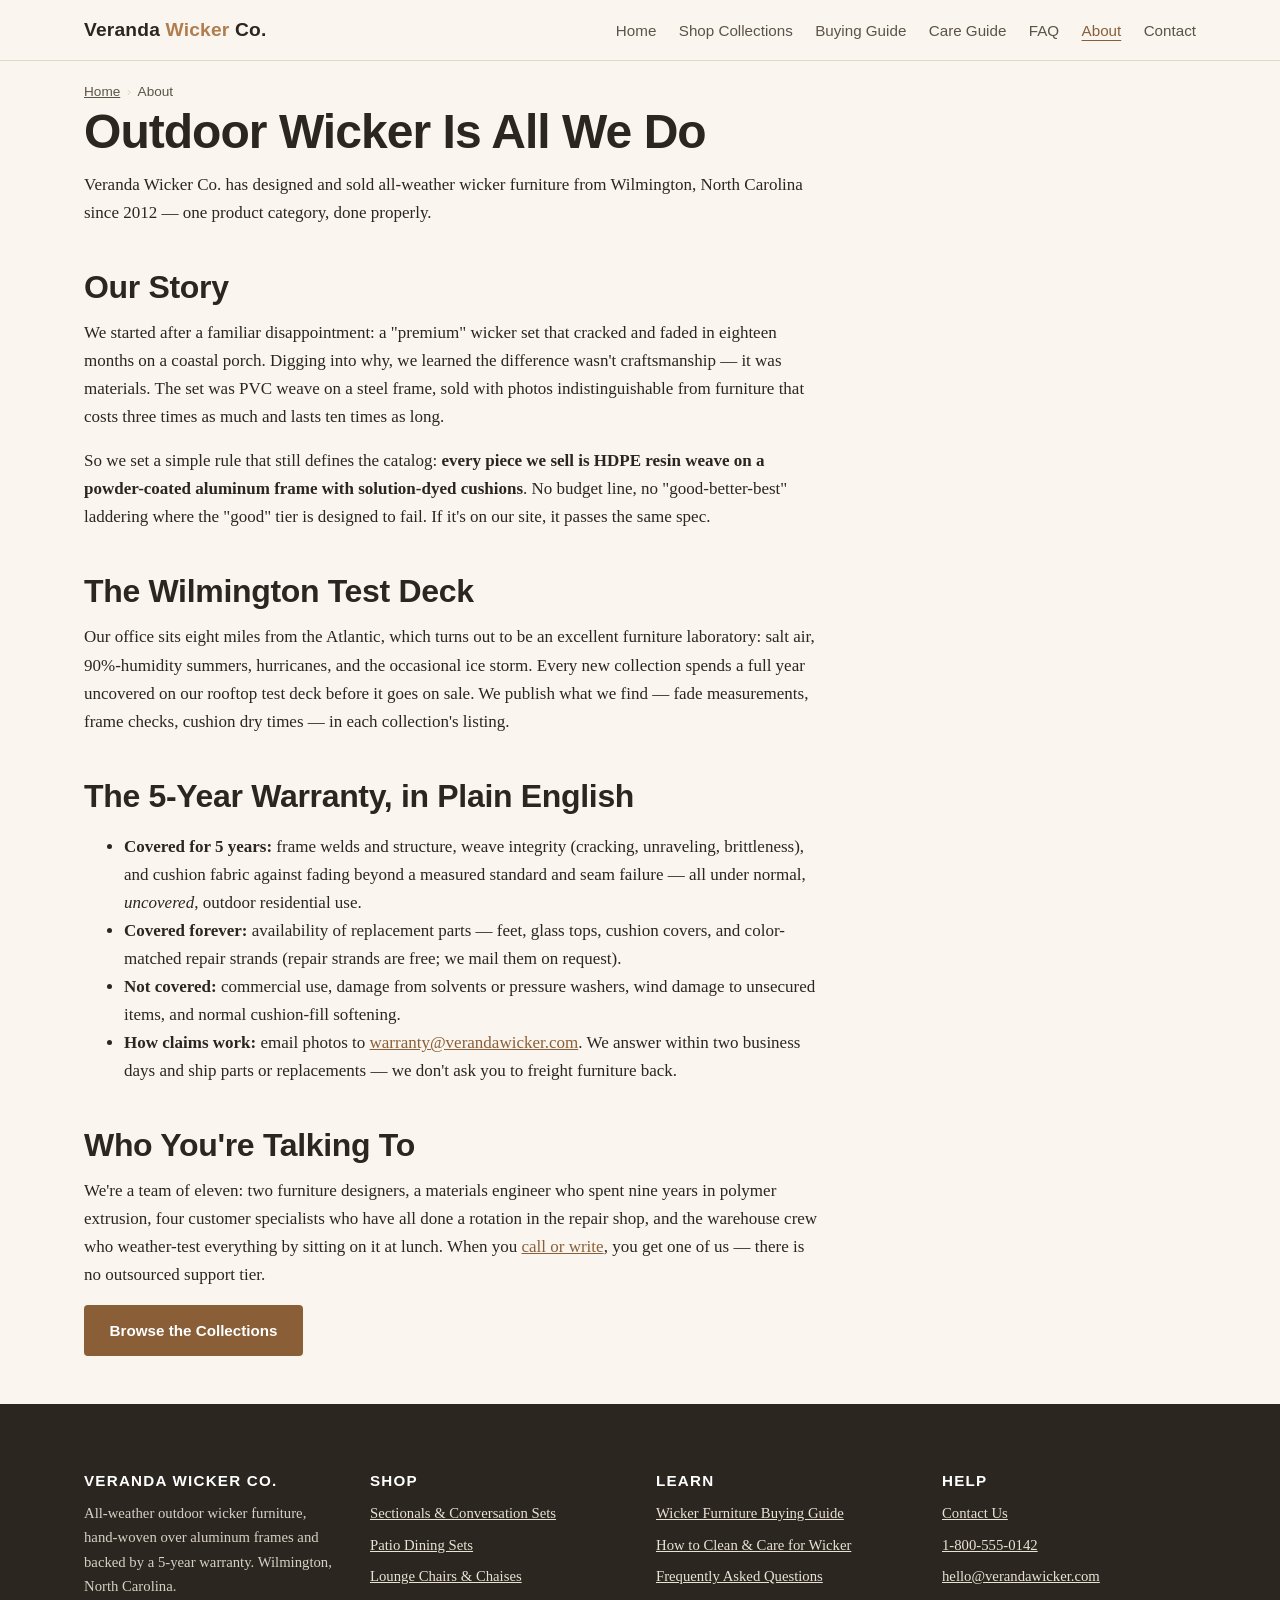
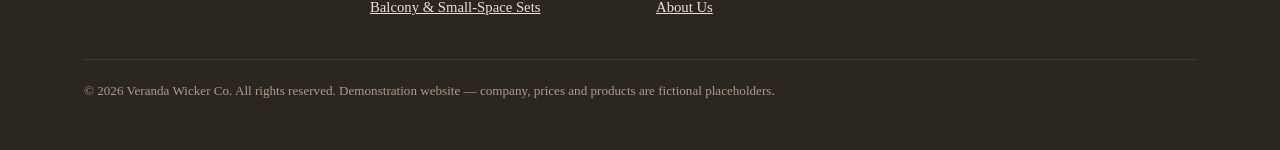
<file: wicker-furniture-website/about.html>
<!DOCTYPE html>
<html lang="en">
<head>
  <meta charset="UTF-8">
  <meta name="viewport" content="width=device-width, initial-scale=1.0">
  <title>About Veranda Wicker Co. — Outdoor Wicker Specialists Since 2012</title>
  <meta name="description" content="Veranda Wicker Co. has designed, weather-tested and sold all-weather outdoor wicker furniture from Wilmington, North Carolina since 2012. Meet the team and read our 5-year warranty in plain English.">
  <link rel="canonical" href="https://www.verandawicker.com/about.html">
  <link rel="stylesheet" href="css/styles.css">
  <meta property="og:type" content="website">
  <meta property="og:site_name" content="Veranda Wicker Co.">
  <meta property="og:title" content="About Veranda Wicker Co.">
  <meta property="og:description" content="Outdoor wicker specialists since 2012, based in Wilmington, NC. Every collection is weather-tested on our own coastal test deck.">
  <meta property="og:url" content="https://www.verandawicker.com/about.html">
  <meta name="twitter:card" content="summary_large_image">
  <script type="application/ld+json">
  {
    "@context": "https://schema.org",
    "@graph": [
      {
        "@type": "BreadcrumbList",
        "itemListElement": [
          { "@type": "ListItem", "position": 1, "name": "Home", "item": "https://www.verandawicker.com/" },
          { "@type": "ListItem", "position": 2, "name": "About", "item": "https://www.verandawicker.com/about.html" }
        ]
      },
      {
        "@type": "AboutPage",
        "name": "About Veranda Wicker Co.",
        "url": "https://www.verandawicker.com/about.html",
        "mainEntity": { "@id": "https://www.verandawicker.com/#organization" }
      }
    ]
  }
  </script>
</head>
<body>

<header class="site-header">
  <div class="wrap">
    <a class="brand" href="index.html">Veranda <span>Wicker</span> Co.</a>
    <nav class="site-nav" aria-label="Main navigation">
      <a href="index.html">Home</a>
      <a href="collections.html">Shop Collections</a>
      <a href="buying-guide.html">Buying Guide</a>
      <a href="care-guide.html">Care Guide</a>
      <a href="faq.html">FAQ</a>
      <a href="about.html" aria-current="page">About</a>
      <a href="contact.html">Contact</a>
    </nav>
  </div>
</header>

<main class="wrap">
  <nav class="crumbs" aria-label="Breadcrumb">
    <ol>
      <li><a href="index.html">Home</a></li>
      <li aria-current="page">About</li>
    </ol>
  </nav>

  <article class="prose">
    <h1>Outdoor Wicker Is All We Do</h1>
    <p class="lede">Veranda Wicker Co. has designed and sold all-weather wicker furniture from Wilmington, North Carolina since 2012 — one product category, done properly.</p>

    <h2>Our Story</h2>
    <p>We started after a familiar disappointment: a "premium" wicker set that cracked and faded in eighteen months on a coastal porch. Digging into why, we learned the difference wasn't craftsmanship — it was materials. The set was PVC weave on a steel frame, sold with photos indistinguishable from furniture that costs three times as much and lasts ten times as long.</p>
    <p>So we set a simple rule that still defines the catalog: <strong>every piece we sell is HDPE resin weave on a powder-coated aluminum frame with solution-dyed cushions</strong>. No budget line, no "good-better-best" laddering where the "good" tier is designed to fail. If it's on our site, it passes the same spec.</p>

    <h2>The Wilmington Test Deck</h2>
    <p>Our office sits eight miles from the Atlantic, which turns out to be an excellent furniture laboratory: salt air, 90%-humidity summers, hurricanes, and the occasional ice storm. Every new collection spends a full year uncovered on our rooftop test deck before it goes on sale. We publish what we find — fade measurements, frame checks, cushion dry times — in each collection's listing.</p>

    <h2>The 5-Year Warranty, in Plain English</h2>
    <ul>
      <li><strong>Covered for 5 years:</strong> frame welds and structure, weave integrity (cracking, unraveling, brittleness), and cushion fabric against fading beyond a measured standard and seam failure — all under normal, <em>uncovered</em>, outdoor residential use.</li>
      <li><strong>Covered forever:</strong> availability of replacement parts — feet, glass tops, cushion covers, and color-matched repair strands (repair strands are free; we mail them on request).</li>
      <li><strong>Not covered:</strong> commercial use, damage from solvents or pressure washers, wind damage to unsecured items, and normal cushion-fill softening.</li>
      <li><strong>How claims work:</strong> email photos to <a href="mailto:warranty@verandawicker.com">warranty@verandawicker.com</a>. We answer within two business days and ship parts or replacements — we don't ask you to freight furniture back.</li>
    </ul>

    <h2>Who You're Talking To</h2>
    <p>We're a team of eleven: two furniture designers, a materials engineer who spent nine years in polymer extrusion, four customer specialists who have all done a rotation in the repair shop, and the warehouse crew who weather-test everything by sitting on it at lunch. When you <a href="contact.html">call or write</a>, you get one of us — there is no outsourced support tier.</p>

    <p><a class="btn" href="collections.html">Browse the Collections</a></p>
  </article>
</main>

<footer class="site-footer">
  <div class="wrap">
    <div class="cols">
      <div>
        <h3>Veranda Wicker Co.</h3>
        <p>All-weather outdoor wicker furniture, hand-woven over aluminum frames and backed by a 5-year warranty. Wilmington, North Carolina.</p>
      </div>
      <div>
        <h3>Shop</h3>
        <ul>
          <li><a href="collections.html#sectionals">Sectionals &amp; Conversation Sets</a></li>
          <li><a href="collections.html#dining">Patio Dining Sets</a></li>
          <li><a href="collections.html#lounge">Lounge Chairs &amp; Chaises</a></li>
          <li><a href="collections.html#small-space">Balcony &amp; Small-Space Sets</a></li>
        </ul>
      </div>
      <div>
        <h3>Learn</h3>
        <ul>
          <li><a href="buying-guide.html">Wicker Furniture Buying Guide</a></li>
          <li><a href="care-guide.html">How to Clean &amp; Care for Wicker</a></li>
          <li><a href="faq.html">Frequently Asked Questions</a></li>
          <li><a href="about.html">About Us</a></li>
        </ul>
      </div>
      <div>
        <h3>Help</h3>
        <ul>
          <li><a href="contact.html">Contact Us</a></li>
          <li><a href="tel:+18005550142">1-800-555-0142</a></li>
          <li><a href="mailto:hello@verandawicker.com">hello@verandawicker.com</a></li>
        </ul>
      </div>
    </div>
    <p class="fineprint">© 2026 Veranda Wicker Co. All rights reserved. Demonstration website — company, prices and products are fictional placeholders.</p>
  </div>
</footer>

</body>
</html>
</file>
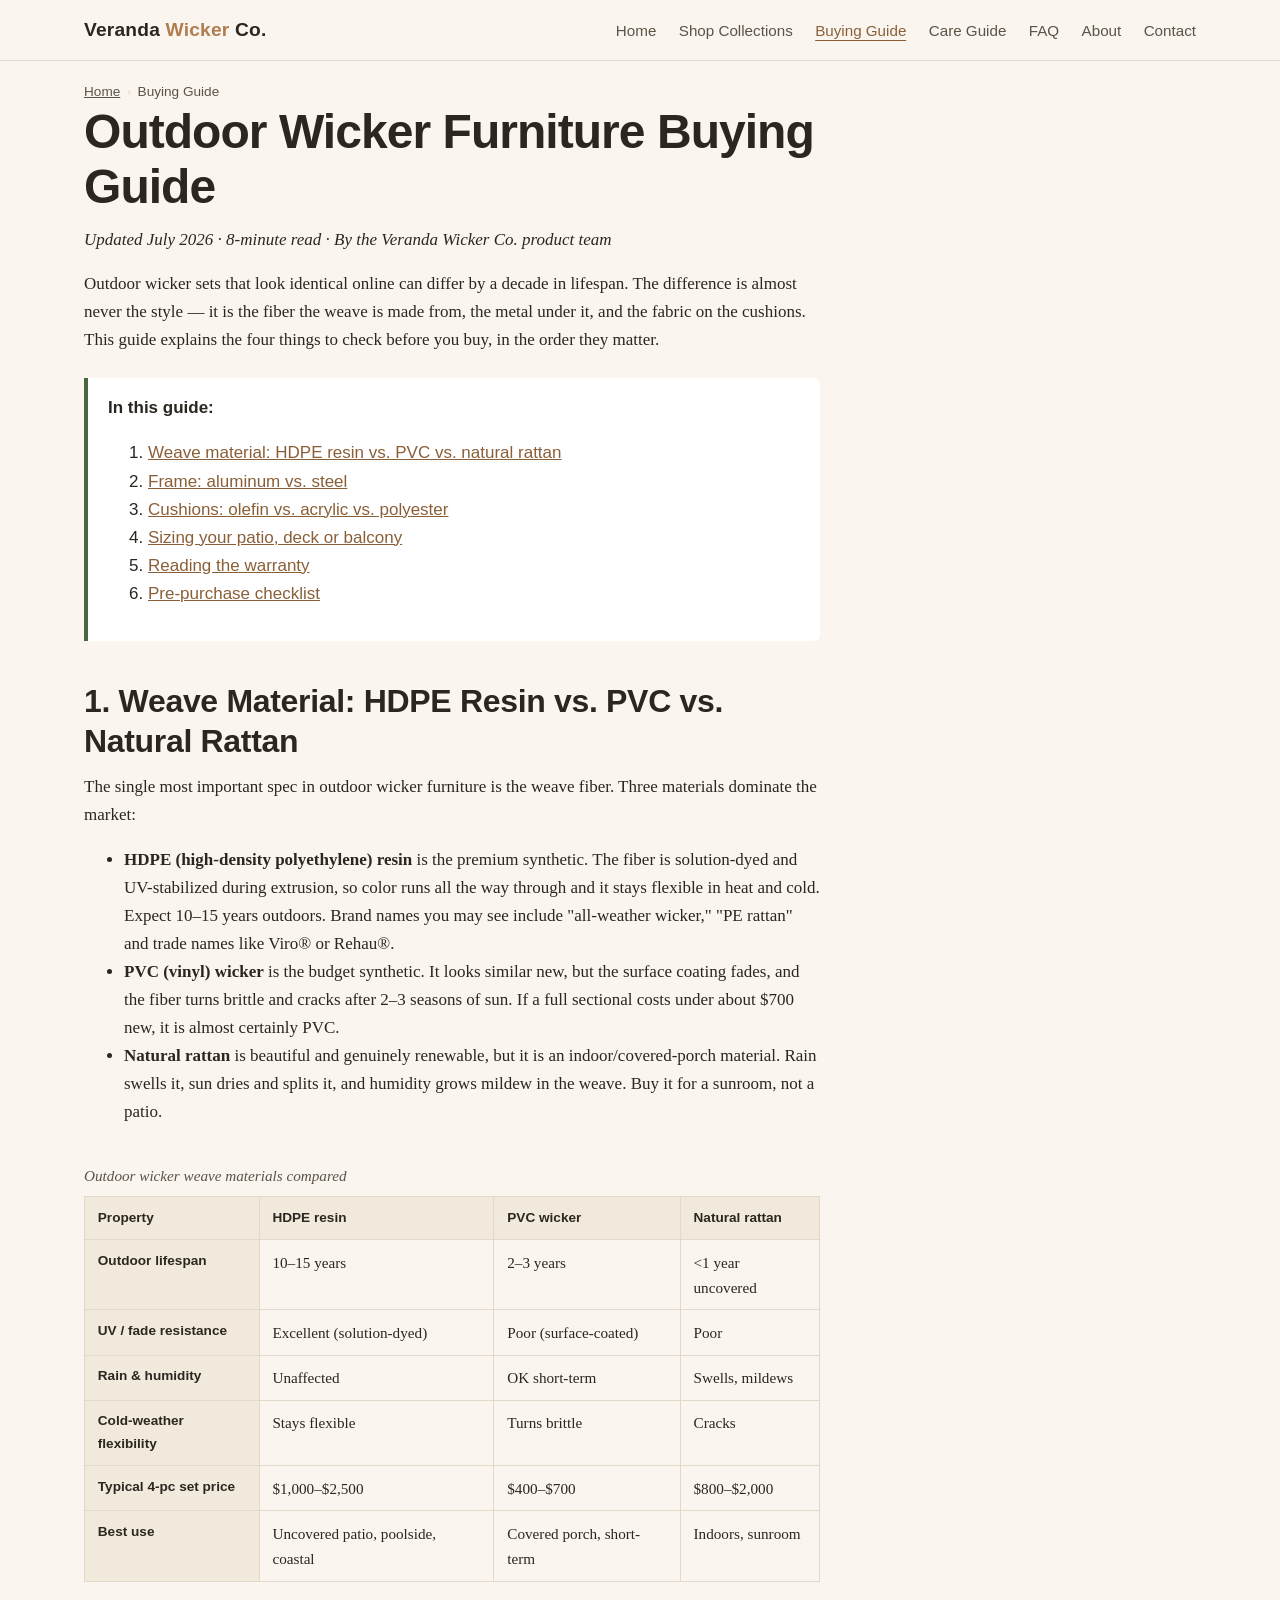
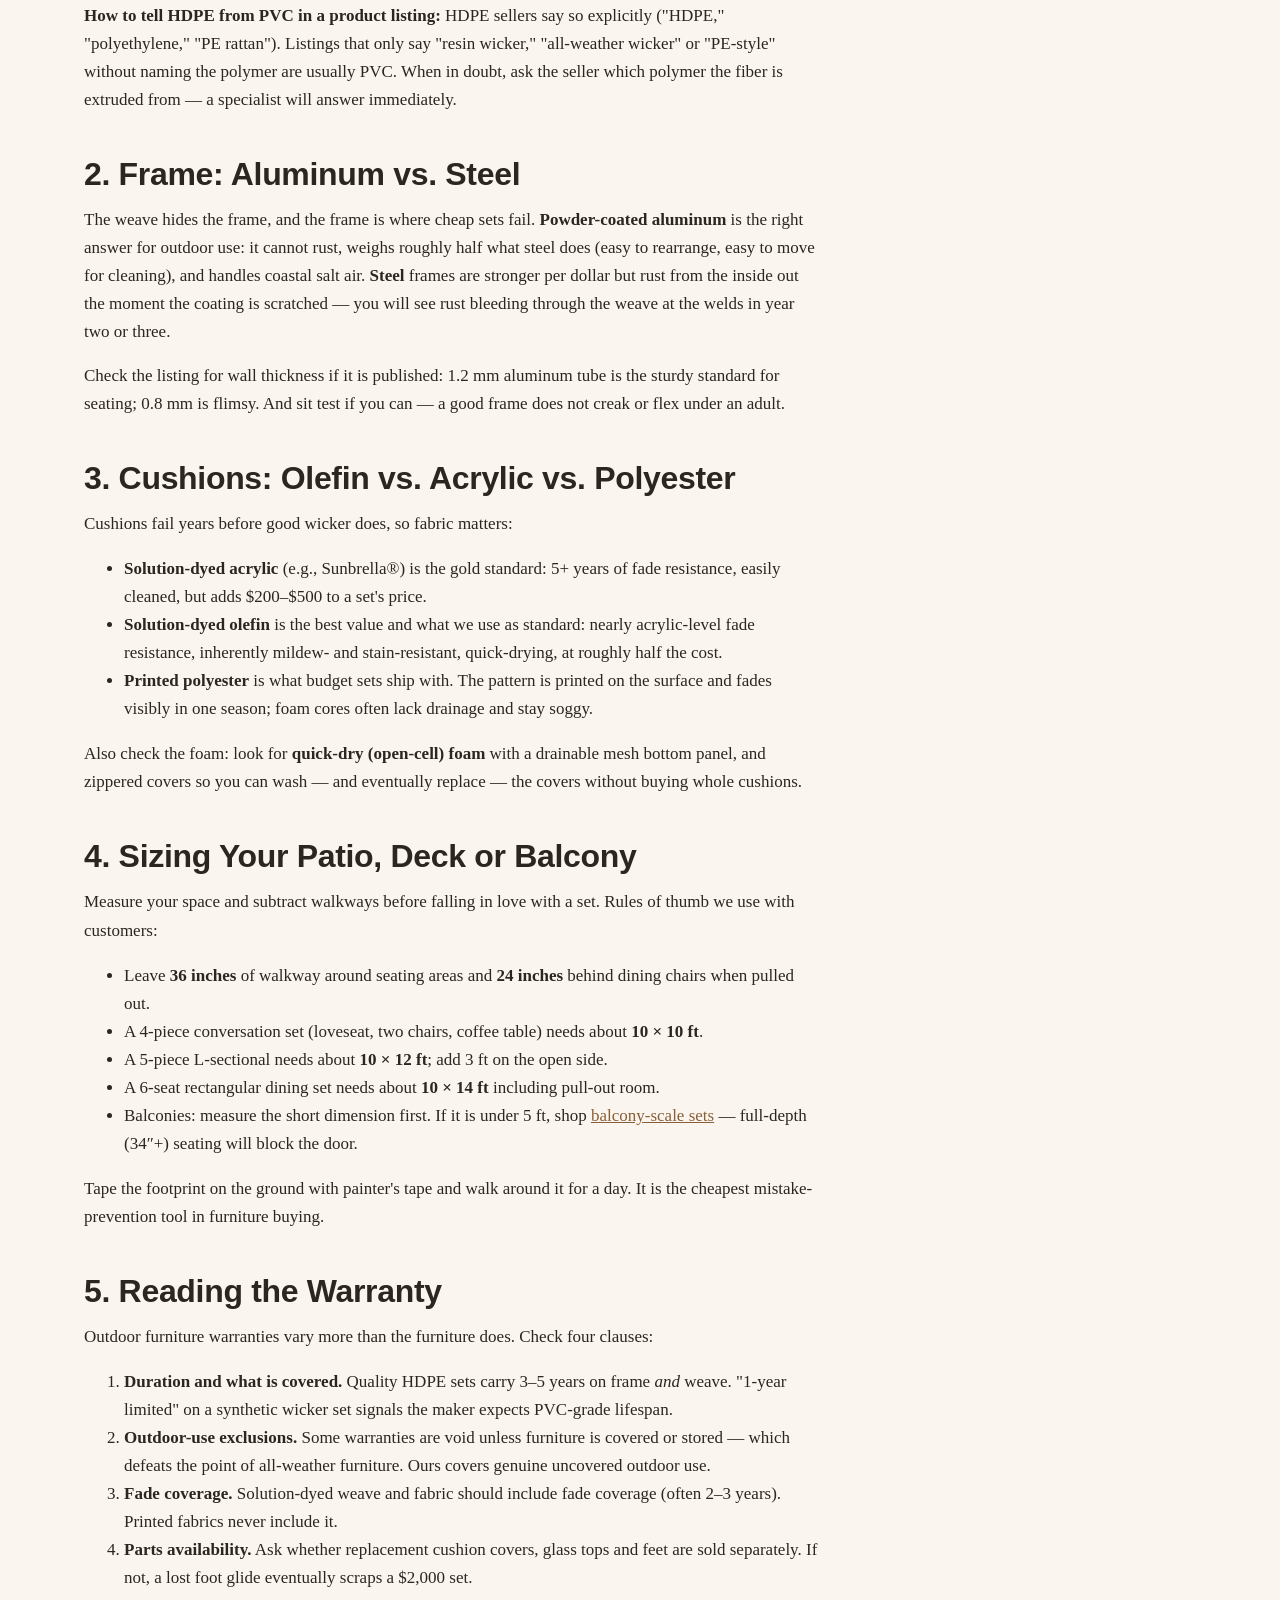
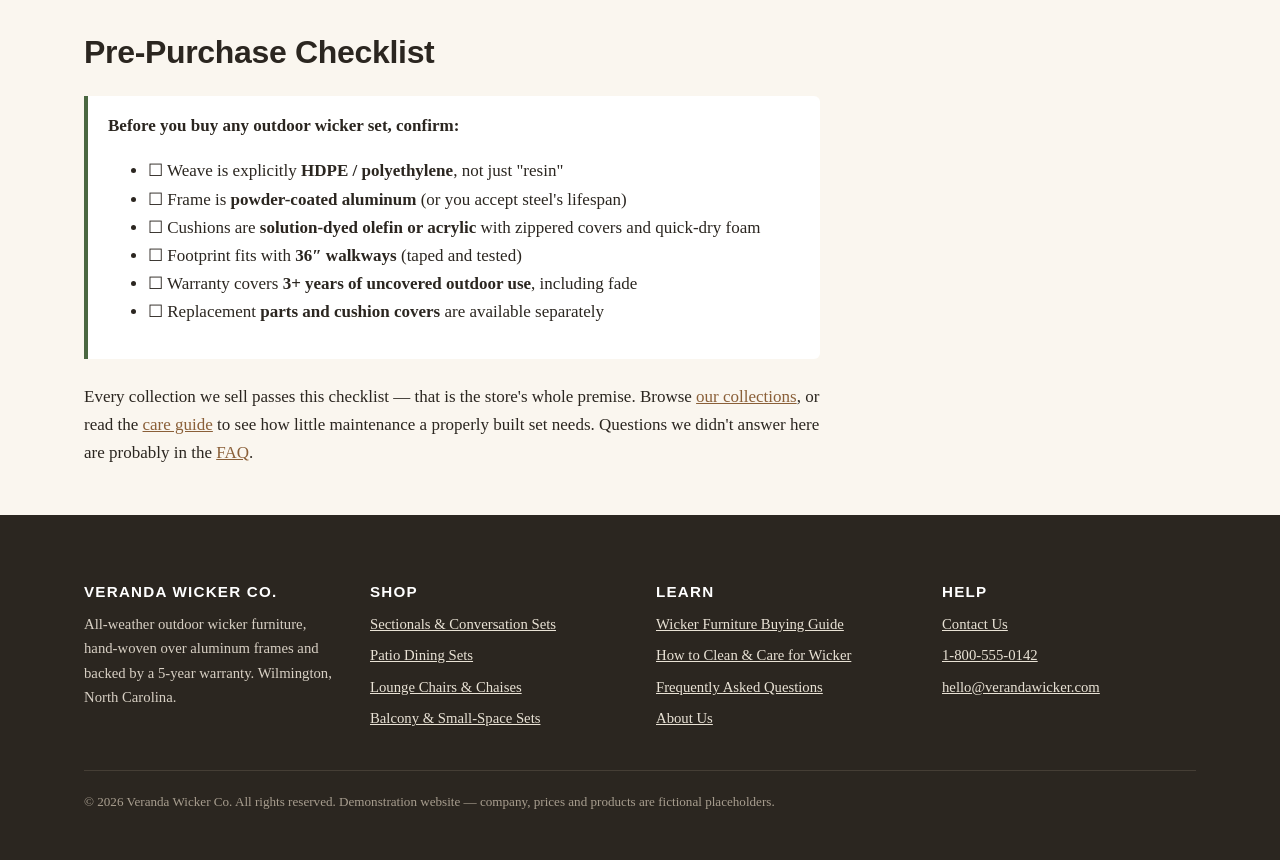
<file: wicker-furniture-website/buying-guide.html>
<!DOCTYPE html>
<html lang="en">
<head>
  <meta charset="UTF-8">
  <meta name="viewport" content="width=device-width, initial-scale=1.0">
  <title>Outdoor Wicker Furniture Buying Guide: Resin vs. Rattan, Frames &amp; Cushions | Veranda Wicker Co.</title>
  <meta name="description" content="How to buy outdoor wicker furniture that lasts: HDPE resin vs. PVC vs. natural rattan, aluminum vs. steel frames, cushion fabrics, sizing your patio, and what a real warranty covers.">
  <link rel="canonical" href="https://www.verandawicker.com/buying-guide.html">
  <link rel="stylesheet" href="css/styles.css">
  <meta property="og:type" content="article">
  <meta property="og:site_name" content="Veranda Wicker Co.">
  <meta property="og:title" content="Outdoor Wicker Furniture Buying Guide">
  <meta property="og:description" content="HDPE resin vs. PVC vs. natural rattan, frames, cushions, sizing and warranties — everything to check before you buy outdoor wicker furniture.">
  <meta property="og:url" content="https://www.verandawicker.com/buying-guide.html">
  <meta name="twitter:card" content="summary_large_image">
  <script type="application/ld+json">
  {
    "@context": "https://schema.org",
    "@graph": [
      {
        "@type": "BreadcrumbList",
        "itemListElement": [
          { "@type": "ListItem", "position": 1, "name": "Home", "item": "https://www.verandawicker.com/" },
          { "@type": "ListItem", "position": 2, "name": "Buying Guide", "item": "https://www.verandawicker.com/buying-guide.html" }
        ]
      },
      {
        "@type": "Article",
        "headline": "Outdoor Wicker Furniture Buying Guide: Materials, Frames, Cushions and Sizing",
        "description": "How to buy outdoor wicker furniture that lasts: HDPE resin vs. PVC vs. natural rattan, aluminum vs. steel frames, cushion fabrics, patio sizing and warranties.",
        "author": { "@type": "Organization", "name": "Veranda Wicker Co.", "@id": "https://www.verandawicker.com/#organization" },
        "publisher": { "@id": "https://www.verandawicker.com/#organization" },
        "datePublished": "2026-03-02",
        "dateModified": "2026-07-11",
        "mainEntityOfPage": "https://www.verandawicker.com/buying-guide.html"
      }
    ]
  }
  </script>
</head>
<body>

<header class="site-header">
  <div class="wrap">
    <a class="brand" href="index.html">Veranda <span>Wicker</span> Co.</a>
    <nav class="site-nav" aria-label="Main navigation">
      <a href="index.html">Home</a>
      <a href="collections.html">Shop Collections</a>
      <a href="buying-guide.html" aria-current="page">Buying Guide</a>
      <a href="care-guide.html">Care Guide</a>
      <a href="faq.html">FAQ</a>
      <a href="about.html">About</a>
      <a href="contact.html">Contact</a>
    </nav>
  </div>
</header>

<main class="wrap">
  <nav class="crumbs" aria-label="Breadcrumb">
    <ol>
      <li><a href="index.html">Home</a></li>
      <li aria-current="page">Buying Guide</li>
    </ol>
  </nav>

  <article class="prose">
    <h1>Outdoor Wicker Furniture Buying Guide</h1>
    <p class="lede"><em>Updated July 2026 · 8-minute read · By the Veranda Wicker Co. product team</em></p>

    <p>Outdoor wicker sets that look identical online can differ by a decade in lifespan. The difference is almost never the style — it is the fiber the weave is made from, the metal under it, and the fabric on the cushions. This guide explains the four things to check before you buy, in the order they matter.</p>

    <nav class="note" aria-label="Table of contents">
      <strong>In this guide:</strong>
      <ol>
        <li><a href="#materials">Weave material: HDPE resin vs. PVC vs. natural rattan</a></li>
        <li><a href="#frames">Frame: aluminum vs. steel</a></li>
        <li><a href="#cushions">Cushions: olefin vs. acrylic vs. polyester</a></li>
        <li><a href="#sizing">Sizing your patio, deck or balcony</a></li>
        <li><a href="#warranty">Reading the warranty</a></li>
        <li><a href="#checklist">Pre-purchase checklist</a></li>
      </ol>
    </nav>

    <h2 id="materials">1. Weave Material: HDPE Resin vs. PVC vs. Natural Rattan</h2>
    <p>The single most important spec in outdoor wicker furniture is the weave fiber. Three materials dominate the market:</p>
    <ul>
      <li><strong>HDPE (high-density polyethylene) resin</strong> is the premium synthetic. The fiber is solution-dyed and UV-stabilized during extrusion, so color runs all the way through and it stays flexible in heat and cold. Expect 10–15 years outdoors. Brand names you may see include "all-weather wicker," "PE rattan" and trade names like Viro® or Rehau®.</li>
      <li><strong>PVC (vinyl) wicker</strong> is the budget synthetic. It looks similar new, but the surface coating fades, and the fiber turns brittle and cracks after 2–3 seasons of sun. If a full sectional costs under about $700 new, it is almost certainly PVC.</li>
      <li><strong>Natural rattan</strong> is beautiful and genuinely renewable, but it is an indoor/covered-porch material. Rain swells it, sun dries and splits it, and humidity grows mildew in the weave. Buy it for a sunroom, not a patio.</li>
    </ul>

    <div class="table-scroll">
    <table>
      <caption>Outdoor wicker weave materials compared</caption>
      <thead>
        <tr><th scope="col">Property</th><th scope="col">HDPE resin</th><th scope="col">PVC wicker</th><th scope="col">Natural rattan</th></tr>
      </thead>
      <tbody>
        <tr><th scope="row">Outdoor lifespan</th><td>10–15 years</td><td>2–3 years</td><td>&lt;1 year uncovered</td></tr>
        <tr><th scope="row">UV / fade resistance</th><td>Excellent (solution-dyed)</td><td>Poor (surface-coated)</td><td>Poor</td></tr>
        <tr><th scope="row">Rain &amp; humidity</th><td>Unaffected</td><td>OK short-term</td><td>Swells, mildews</td></tr>
        <tr><th scope="row">Cold-weather flexibility</th><td>Stays flexible</td><td>Turns brittle</td><td>Cracks</td></tr>
        <tr><th scope="row">Typical 4-pc set price</th><td>$1,000–$2,500</td><td>$400–$700</td><td>$800–$2,000</td></tr>
        <tr><th scope="row">Best use</th><td>Uncovered patio, poolside, coastal</td><td>Covered porch, short-term</td><td>Indoors, sunroom</td></tr>
      </tbody>
    </table>
    </div>

    <p><strong>How to tell HDPE from PVC in a product listing:</strong> HDPE sellers say so explicitly ("HDPE," "polyethylene," "PE rattan"). Listings that only say "resin wicker," "all-weather wicker" or "PE-style" without naming the polymer are usually PVC. When in doubt, ask the seller which polymer the fiber is extruded from — a specialist will answer immediately.</p>

    <h2 id="frames">2. Frame: Aluminum vs. Steel</h2>
    <p>The weave hides the frame, and the frame is where cheap sets fail. <strong>Powder-coated aluminum</strong> is the right answer for outdoor use: it cannot rust, weighs roughly half what steel does (easy to rearrange, easy to move for cleaning), and handles coastal salt air. <strong>Steel</strong> frames are stronger per dollar but rust from the inside out the moment the coating is scratched — you will see rust bleeding through the weave at the welds in year two or three.</p>
    <p>Check the listing for wall thickness if it is published: 1.2 mm aluminum tube is the sturdy standard for seating; 0.8 mm is flimsy. And sit test if you can — a good frame does not creak or flex under an adult.</p>

    <h2 id="cushions">3. Cushions: Olefin vs. Acrylic vs. Polyester</h2>
    <p>Cushions fail years before good wicker does, so fabric matters:</p>
    <ul>
      <li><strong>Solution-dyed acrylic</strong> (e.g., Sunbrella®) is the gold standard: 5+ years of fade resistance, easily cleaned, but adds $200–$500 to a set's price.</li>
      <li><strong>Solution-dyed olefin</strong> is the best value and what we use as standard: nearly acrylic-level fade resistance, inherently mildew- and stain-resistant, quick-drying, at roughly half the cost.</li>
      <li><strong>Printed polyester</strong> is what budget sets ship with. The pattern is printed on the surface and fades visibly in one season; foam cores often lack drainage and stay soggy.</li>
    </ul>
    <p>Also check the foam: look for <strong>quick-dry (open-cell) foam</strong> with a drainable mesh bottom panel, and zippered covers so you can wash — and eventually replace — the covers without buying whole cushions.</p>

    <h2 id="sizing">4. Sizing Your Patio, Deck or Balcony</h2>
    <p>Measure your space and subtract walkways before falling in love with a set. Rules of thumb we use with customers:</p>
    <ul>
      <li>Leave <strong>36 inches</strong> of walkway around seating areas and <strong>24 inches</strong> behind dining chairs when pulled out.</li>
      <li>A 4-piece conversation set (loveseat, two chairs, coffee table) needs about <strong>10 × 10 ft</strong>.</li>
      <li>A 5-piece L-sectional needs about <strong>10 × 12 ft</strong>; add 3 ft on the open side.</li>
      <li>A 6-seat rectangular dining set needs about <strong>10 × 14 ft</strong> including pull-out room.</li>
      <li>Balconies: measure the short dimension first. If it is under 5 ft, shop <a href="collections.html#small-space">balcony-scale sets</a> — full-depth (34″+) seating will block the door.</li>
    </ul>
    <p>Tape the footprint on the ground with painter's tape and walk around it for a day. It is the cheapest mistake-prevention tool in furniture buying.</p>

    <h2 id="warranty">5. Reading the Warranty</h2>
    <p>Outdoor furniture warranties vary more than the furniture does. Check four clauses:</p>
    <ol>
      <li><strong>Duration and what is covered.</strong> Quality HDPE sets carry 3–5 years on frame <em>and</em> weave. "1-year limited" on a synthetic wicker set signals the maker expects PVC-grade lifespan.</li>
      <li><strong>Outdoor-use exclusions.</strong> Some warranties are void unless furniture is covered or stored — which defeats the point of all-weather furniture. Ours covers genuine uncovered outdoor use.</li>
      <li><strong>Fade coverage.</strong> Solution-dyed weave and fabric should include fade coverage (often 2–3 years). Printed fabrics never include it.</li>
      <li><strong>Parts availability.</strong> Ask whether replacement cushion covers, glass tops and feet are sold separately. If not, a lost foot glide eventually scraps a $2,000 set.</li>
    </ol>

    <h2 id="checklist">Pre-Purchase Checklist</h2>
    <div class="note">
      <p><strong>Before you buy any outdoor wicker set, confirm:</strong></p>
      <ul>
        <li>☐ Weave is explicitly <strong>HDPE / polyethylene</strong>, not just "resin"</li>
        <li>☐ Frame is <strong>powder-coated aluminum</strong> (or you accept steel's lifespan)</li>
        <li>☐ Cushions are <strong>solution-dyed olefin or acrylic</strong> with zippered covers and quick-dry foam</li>
        <li>☐ Footprint fits with <strong>36″ walkways</strong> (taped and tested)</li>
        <li>☐ Warranty covers <strong>3+ years of uncovered outdoor use</strong>, including fade</li>
        <li>☐ Replacement <strong>parts and cushion covers</strong> are available separately</li>
      </ul>
    </div>

    <p>Every collection we sell passes this checklist — that is the store's whole premise. Browse <a href="collections.html">our collections</a>, or read the <a href="care-guide.html">care guide</a> to see how little maintenance a properly built set needs. Questions we didn't answer here are probably in the <a href="faq.html">FAQ</a>.</p>
  </article>
</main>

<footer class="site-footer">
  <div class="wrap">
    <div class="cols">
      <div>
        <h3>Veranda Wicker Co.</h3>
        <p>All-weather outdoor wicker furniture, hand-woven over aluminum frames and backed by a 5-year warranty. Wilmington, North Carolina.</p>
      </div>
      <div>
        <h3>Shop</h3>
        <ul>
          <li><a href="collections.html#sectionals">Sectionals &amp; Conversation Sets</a></li>
          <li><a href="collections.html#dining">Patio Dining Sets</a></li>
          <li><a href="collections.html#lounge">Lounge Chairs &amp; Chaises</a></li>
          <li><a href="collections.html#small-space">Balcony &amp; Small-Space Sets</a></li>
        </ul>
      </div>
      <div>
        <h3>Learn</h3>
        <ul>
          <li><a href="buying-guide.html">Wicker Furniture Buying Guide</a></li>
          <li><a href="care-guide.html">How to Clean &amp; Care for Wicker</a></li>
          <li><a href="faq.html">Frequently Asked Questions</a></li>
          <li><a href="about.html">About Us</a></li>
        </ul>
      </div>
      <div>
        <h3>Help</h3>
        <ul>
          <li><a href="contact.html">Contact Us</a></li>
          <li><a href="tel:+18005550142">1-800-555-0142</a></li>
          <li><a href="mailto:hello@verandawicker.com">hello@verandawicker.com</a></li>
        </ul>
      </div>
    </div>
    <p class="fineprint">© 2026 Veranda Wicker Co. All rights reserved. Demonstration website — company, prices and products are fictional placeholders.</p>
  </div>
</footer>

</body>
</html>
</file>
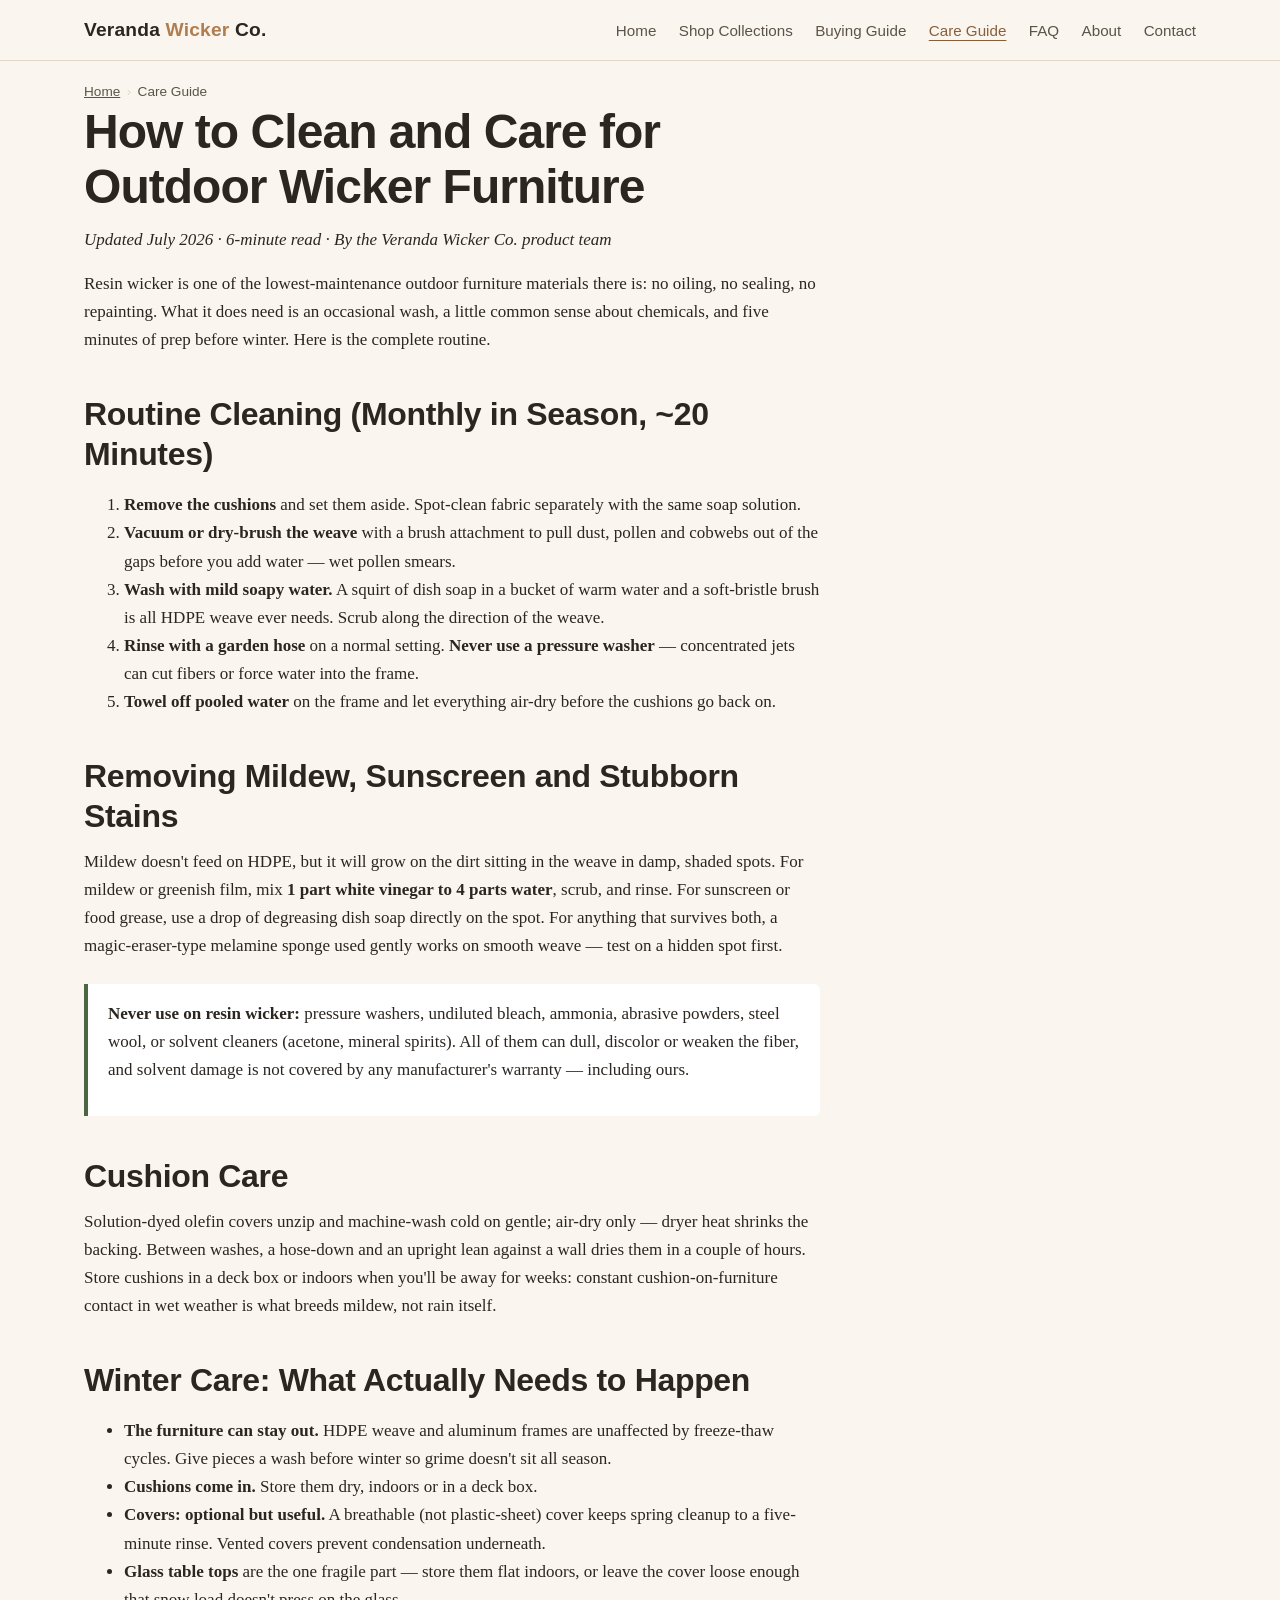
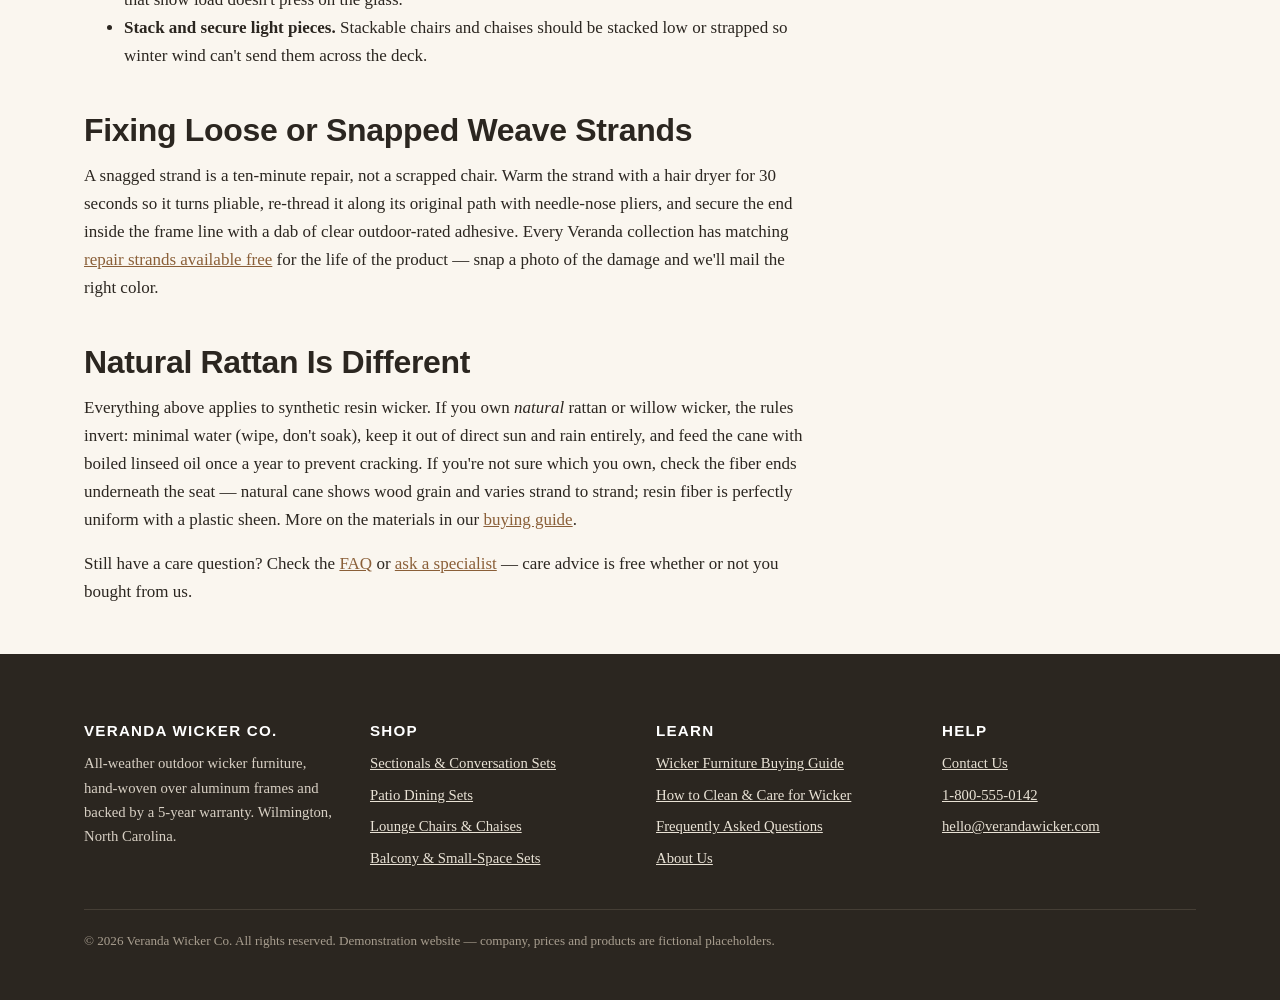
<file: wicker-furniture-website/care-guide.html>
<!DOCTYPE html>
<html lang="en">
<head>
  <meta charset="UTF-8">
  <meta name="viewport" content="width=device-width, initial-scale=1.0">
  <title>How to Clean &amp; Care for Outdoor Wicker Furniture (Step-by-Step) | Veranda Wicker Co.</title>
  <meta name="description" content="Step-by-step guide to cleaning resin wicker patio furniture, removing mildew and pollen, winter storage, and fixing loose weave — plus what never to use on synthetic wicker.">
  <link rel="canonical" href="https://www.verandawicker.com/care-guide.html">
  <link rel="stylesheet" href="css/styles.css">
  <meta property="og:type" content="article">
  <meta property="og:site_name" content="Veranda Wicker Co.">
  <meta property="og:title" content="How to Clean & Care for Outdoor Wicker Furniture">
  <meta property="og:description" content="Routine cleaning, mildew removal, winter storage and weave repair for resin wicker patio furniture — step by step.">
  <meta property="og:url" content="https://www.verandawicker.com/care-guide.html">
  <meta name="twitter:card" content="summary_large_image">
  <script type="application/ld+json">
  {
    "@context": "https://schema.org",
    "@graph": [
      {
        "@type": "BreadcrumbList",
        "itemListElement": [
          { "@type": "ListItem", "position": 1, "name": "Home", "item": "https://www.verandawicker.com/" },
          { "@type": "ListItem", "position": 2, "name": "Care Guide", "item": "https://www.verandawicker.com/care-guide.html" }
        ]
      },
      {
        "@type": "HowTo",
        "name": "How to Clean Outdoor Resin Wicker Furniture",
        "description": "Routine cleaning method for HDPE resin wicker patio furniture using mild soap, water and a soft brush. Takes about 20 minutes per seating set.",
        "totalTime": "PT20M",
        "estimatedCost": { "@type": "MonetaryAmount", "currency": "USD", "value": "5" },
        "supply": [
          { "@type": "HowToSupply", "name": "Mild dish soap" },
          { "@type": "HowToSupply", "name": "Bucket of warm water" },
          { "@type": "HowToSupply", "name": "Soft-bristle brush or car-wash brush" },
          { "@type": "HowToSupply", "name": "Garden hose" },
          { "@type": "HowToSupply", "name": "Microfiber towels" }
        ],
        "step": [
          { "@type": "HowToStep", "position": 1, "name": "Remove cushions", "text": "Take cushions off and set them aside. Spot-clean fabric separately with the same soap solution." },
          { "@type": "HowToStep", "position": 2, "name": "Vacuum or brush the weave", "text": "Vacuum with a brush attachment, or dry-brush, to pull dust, pollen and cobwebs out of the weave gaps before adding water." },
          { "@type": "HowToStep", "position": 3, "name": "Wash with soapy water", "text": "Mix a squirt of mild dish soap into warm water. Scrub the weave with a soft-bristle brush, following the direction of the weave." },
          { "@type": "HowToStep", "position": 4, "name": "Rinse with a hose", "text": "Rinse on a normal hose setting. Do not use a pressure washer — high pressure can cut or loosen the fiber." },
          { "@type": "HowToStep", "position": 5, "name": "Dry", "text": "Towel off pooled water on the frame and let the piece air-dry fully before replacing cushions." }
        ]
      }
    ]
  }
  </script>
</head>
<body>

<header class="site-header">
  <div class="wrap">
    <a class="brand" href="index.html">Veranda <span>Wicker</span> Co.</a>
    <nav class="site-nav" aria-label="Main navigation">
      <a href="index.html">Home</a>
      <a href="collections.html">Shop Collections</a>
      <a href="buying-guide.html">Buying Guide</a>
      <a href="care-guide.html" aria-current="page">Care Guide</a>
      <a href="faq.html">FAQ</a>
      <a href="about.html">About</a>
      <a href="contact.html">Contact</a>
    </nav>
  </div>
</header>

<main class="wrap">
  <nav class="crumbs" aria-label="Breadcrumb">
    <ol>
      <li><a href="index.html">Home</a></li>
      <li aria-current="page">Care Guide</li>
    </ol>
  </nav>

  <article class="prose">
    <h1>How to Clean and Care for Outdoor Wicker Furniture</h1>
    <p class="lede"><em>Updated July 2026 · 6-minute read · By the Veranda Wicker Co. product team</em></p>

    <p>Resin wicker is one of the lowest-maintenance outdoor furniture materials there is: no oiling, no sealing, no repainting. What it does need is an occasional wash, a little common sense about chemicals, and five minutes of prep before winter. Here is the complete routine.</p>

    <h2>Routine Cleaning (Monthly in Season, ~20 Minutes)</h2>
    <ol>
      <li><strong>Remove the cushions</strong> and set them aside. Spot-clean fabric separately with the same soap solution.</li>
      <li><strong>Vacuum or dry-brush the weave</strong> with a brush attachment to pull dust, pollen and cobwebs out of the gaps before you add water — wet pollen smears.</li>
      <li><strong>Wash with mild soapy water.</strong> A squirt of dish soap in a bucket of warm water and a soft-bristle brush is all HDPE weave ever needs. Scrub along the direction of the weave.</li>
      <li><strong>Rinse with a garden hose</strong> on a normal setting. <strong>Never use a pressure washer</strong> — concentrated jets can cut fibers or force water into the frame.</li>
      <li><strong>Towel off pooled water</strong> on the frame and let everything air-dry before the cushions go back on.</li>
    </ol>

    <h2>Removing Mildew, Sunscreen and Stubborn Stains</h2>
    <p>Mildew doesn't feed on HDPE, but it will grow on the dirt sitting in the weave in damp, shaded spots. For mildew or greenish film, mix <strong>1 part white vinegar to 4 parts water</strong>, scrub, and rinse. For sunscreen or food grease, use a drop of degreasing dish soap directly on the spot. For anything that survives both, a magic-eraser-type melamine sponge used gently works on smooth weave — test on a hidden spot first.</p>

    <div class="note">
      <p><strong>Never use on resin wicker:</strong> pressure washers, undiluted bleach, ammonia, abrasive powders, steel wool, or solvent cleaners (acetone, mineral spirits). All of them can dull, discolor or weaken the fiber, and solvent damage is not covered by any manufacturer's warranty — including ours.</p>
    </div>

    <h2>Cushion Care</h2>
    <p>Solution-dyed olefin covers unzip and machine-wash cold on gentle; air-dry only — dryer heat shrinks the backing. Between washes, a hose-down and an upright lean against a wall dries them in a couple of hours. Store cushions in a deck box or indoors when you'll be away for weeks: constant cushion-on-furniture contact in wet weather is what breeds mildew, not rain itself.</p>

    <h2>Winter Care: What Actually Needs to Happen</h2>
    <ul>
      <li><strong>The furniture can stay out.</strong> HDPE weave and aluminum frames are unaffected by freeze-thaw cycles. Give pieces a wash before winter so grime doesn't sit all season.</li>
      <li><strong>Cushions come in.</strong> Store them dry, indoors or in a deck box.</li>
      <li><strong>Covers: optional but useful.</strong> A breathable (not plastic-sheet) cover keeps spring cleanup to a five-minute rinse. Vented covers prevent condensation underneath.</li>
      <li><strong>Glass table tops</strong> are the one fragile part — store them flat indoors, or leave the cover loose enough that snow load doesn't press on the glass.</li>
      <li><strong>Stack and secure light pieces.</strong> Stackable chairs and chaises should be stacked low or strapped so winter wind can't send them across the deck.</li>
    </ul>

    <h2>Fixing Loose or Snapped Weave Strands</h2>
    <p>A snagged strand is a ten-minute repair, not a scrapped chair. Warm the strand with a hair dryer for 30 seconds so it turns pliable, re-thread it along its original path with needle-nose pliers, and secure the end inside the frame line with a dab of clear outdoor-rated adhesive. Every Veranda collection has matching <a href="contact.html">repair strands available free</a> for the life of the product — snap a photo of the damage and we'll mail the right color.</p>

    <h2>Natural Rattan Is Different</h2>
    <p>Everything above applies to synthetic resin wicker. If you own <em>natural</em> rattan or willow wicker, the rules invert: minimal water (wipe, don't soak), keep it out of direct sun and rain entirely, and feed the cane with boiled linseed oil once a year to prevent cracking. If you're not sure which you own, check the fiber ends underneath the seat — natural cane shows wood grain and varies strand to strand; resin fiber is perfectly uniform with a plastic sheen. More on the materials in our <a href="buying-guide.html">buying guide</a>.</p>

    <p>Still have a care question? Check the <a href="faq.html">FAQ</a> or <a href="contact.html">ask a specialist</a> — care advice is free whether or not you bought from us.</p>
  </article>
</main>

<footer class="site-footer">
  <div class="wrap">
    <div class="cols">
      <div>
        <h3>Veranda Wicker Co.</h3>
        <p>All-weather outdoor wicker furniture, hand-woven over aluminum frames and backed by a 5-year warranty. Wilmington, North Carolina.</p>
      </div>
      <div>
        <h3>Shop</h3>
        <ul>
          <li><a href="collections.html#sectionals">Sectionals &amp; Conversation Sets</a></li>
          <li><a href="collections.html#dining">Patio Dining Sets</a></li>
          <li><a href="collections.html#lounge">Lounge Chairs &amp; Chaises</a></li>
          <li><a href="collections.html#small-space">Balcony &amp; Small-Space Sets</a></li>
        </ul>
      </div>
      <div>
        <h3>Learn</h3>
        <ul>
          <li><a href="buying-guide.html">Wicker Furniture Buying Guide</a></li>
          <li><a href="care-guide.html">How to Clean &amp; Care for Wicker</a></li>
          <li><a href="faq.html">Frequently Asked Questions</a></li>
          <li><a href="about.html">About Us</a></li>
        </ul>
      </div>
      <div>
        <h3>Help</h3>
        <ul>
          <li><a href="contact.html">Contact Us</a></li>
          <li><a href="tel:+18005550142">1-800-555-0142</a></li>
          <li><a href="mailto:hello@verandawicker.com">hello@verandawicker.com</a></li>
        </ul>
      </div>
    </div>
    <p class="fineprint">© 2026 Veranda Wicker Co. All rights reserved. Demonstration website — company, prices and products are fictional placeholders.</p>
  </div>
</footer>

</body>
</html>
</file>
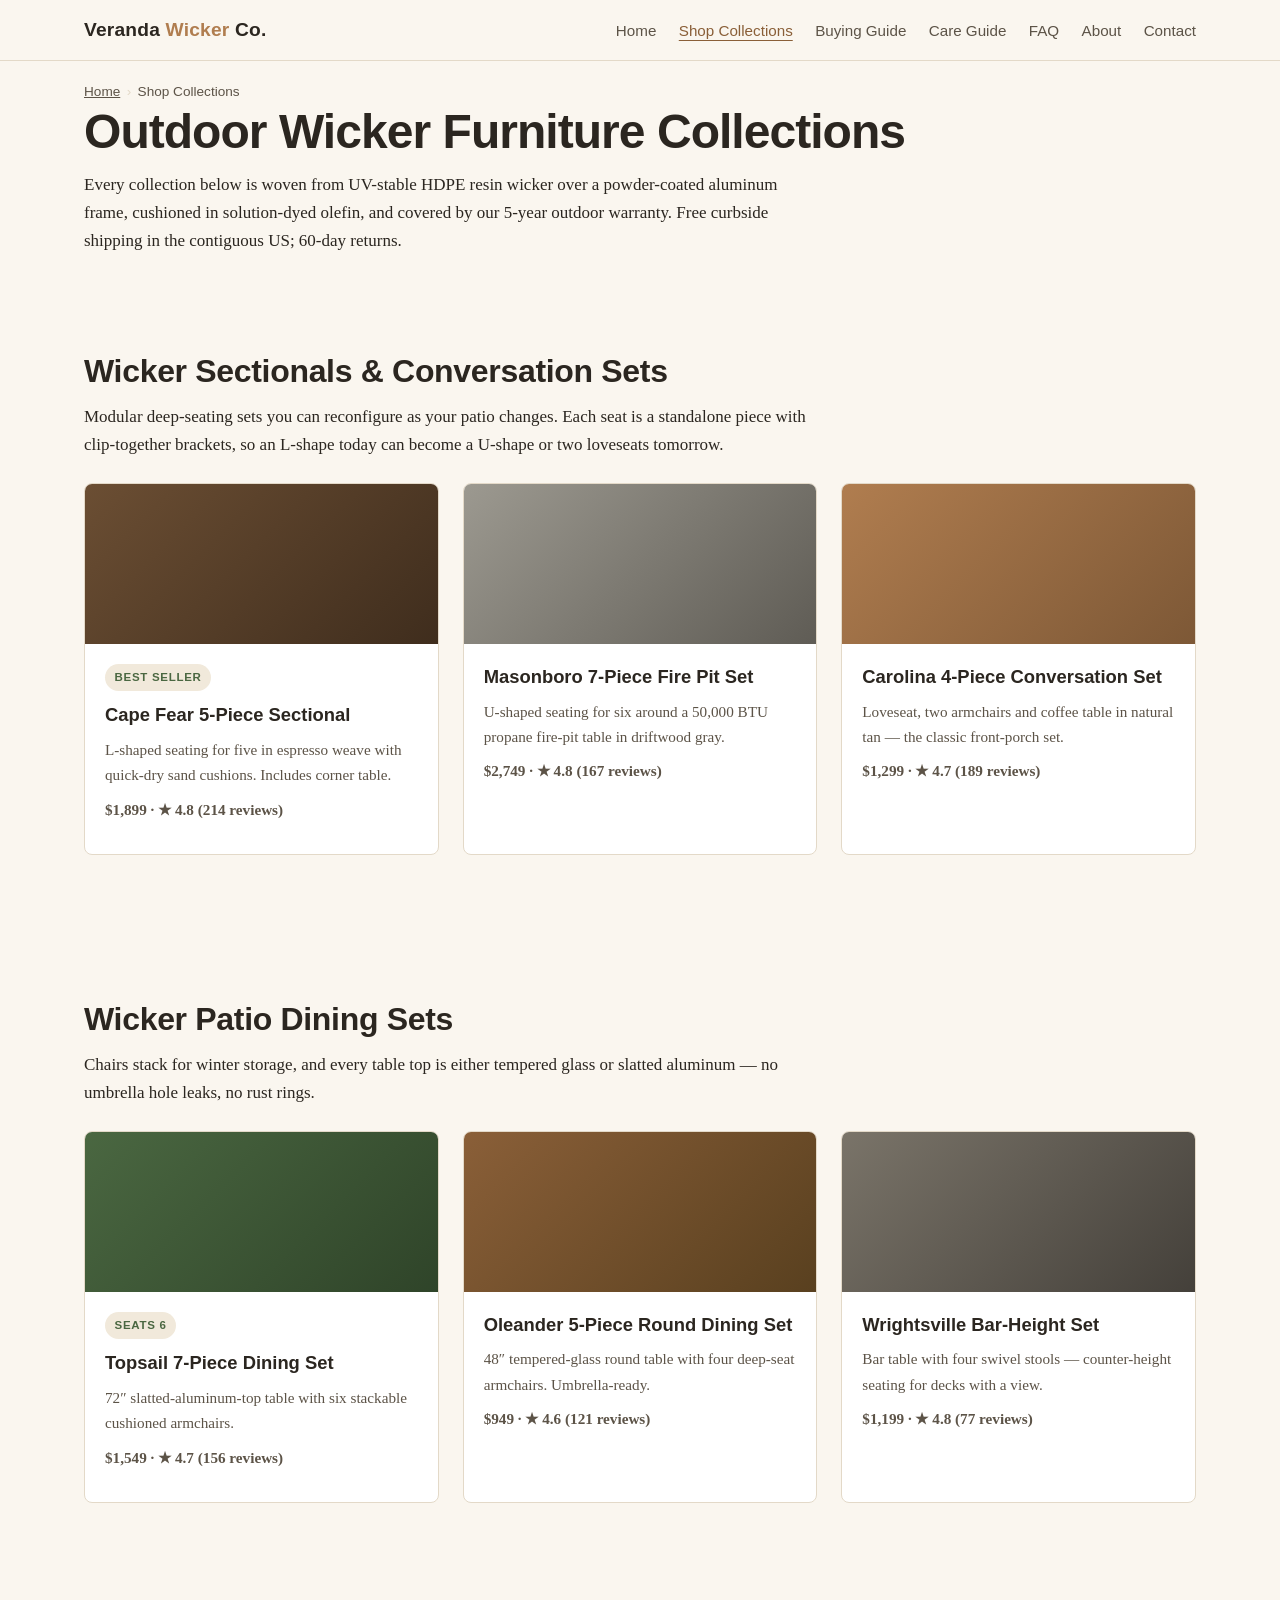
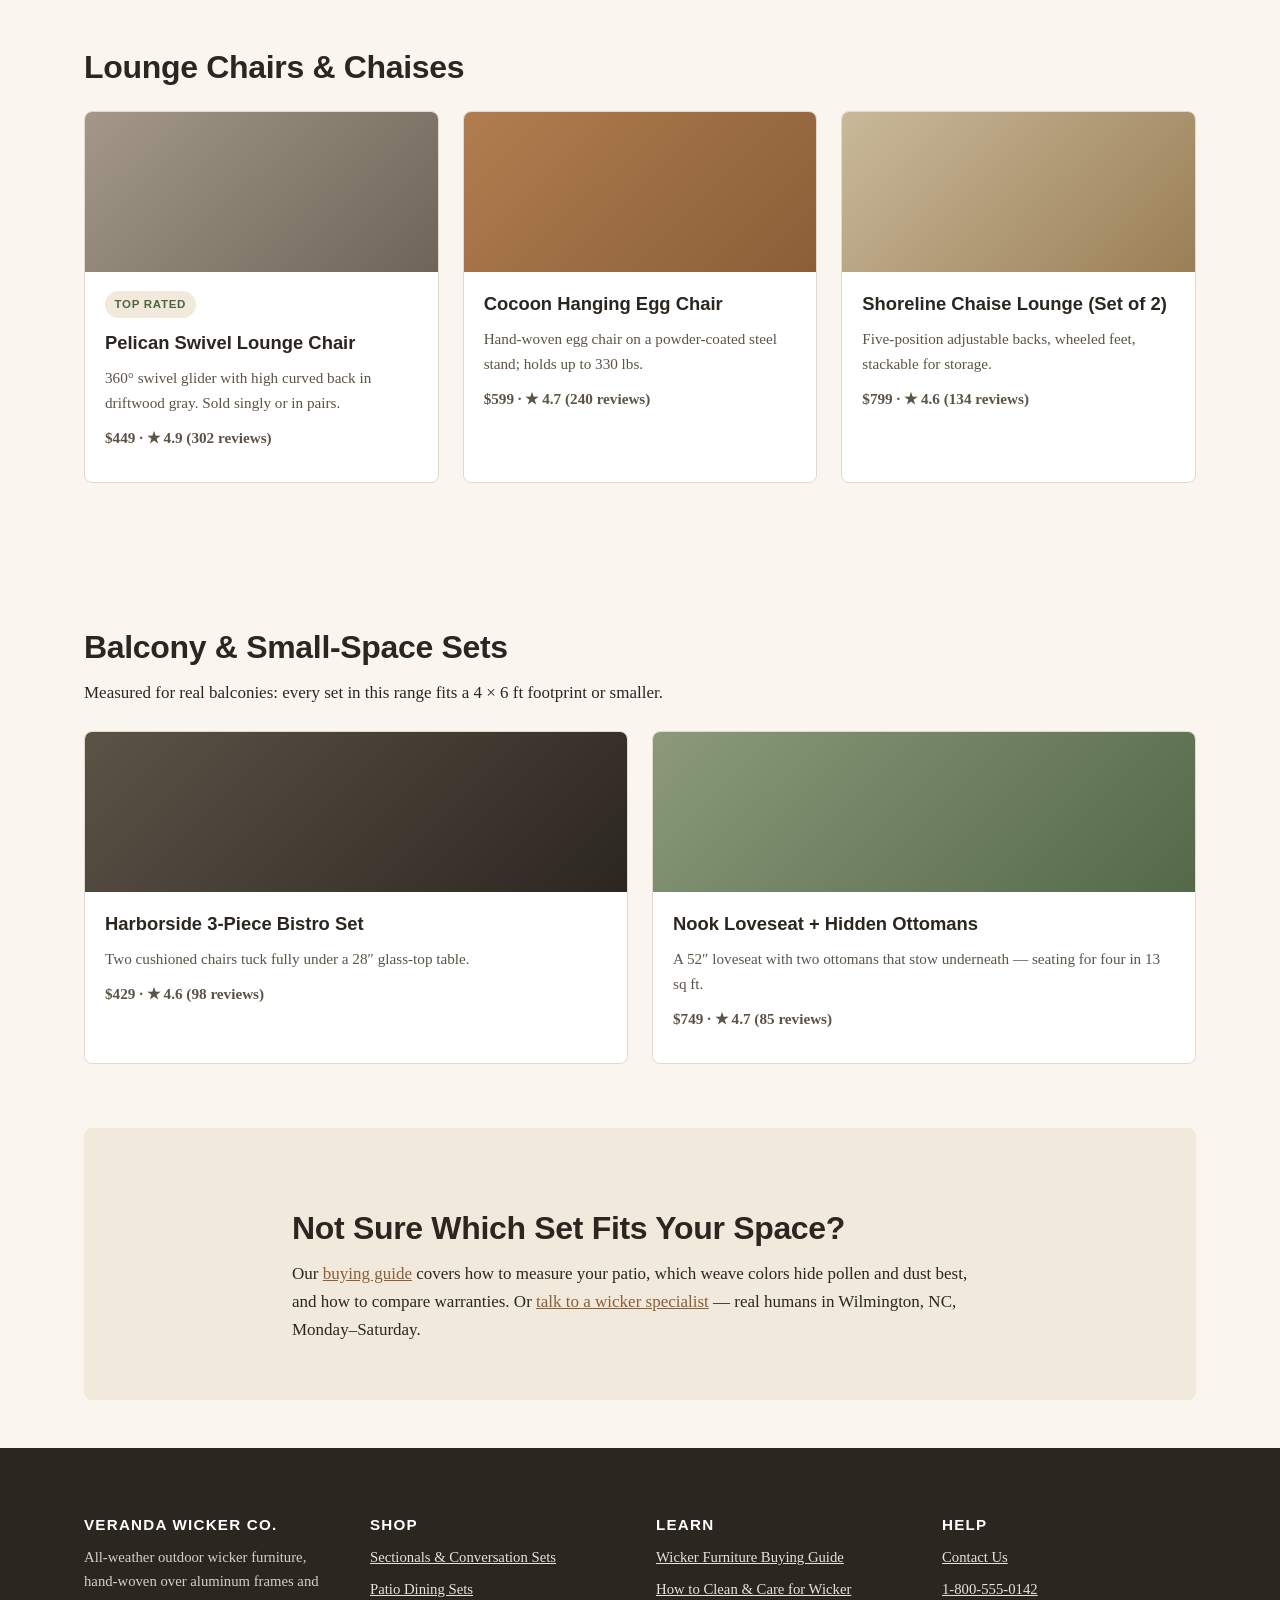
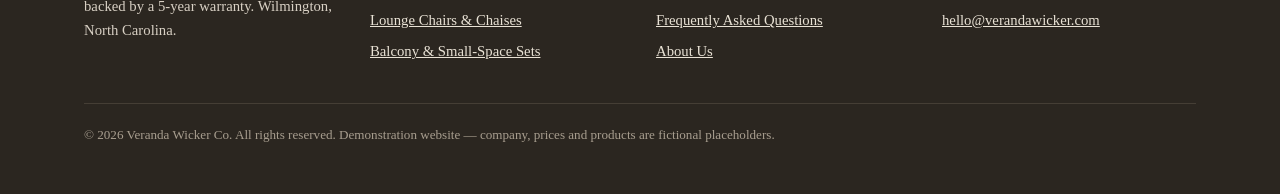
<file: wicker-furniture-website/collections.html>
<!DOCTYPE html>
<html lang="en">
<head>
  <meta charset="UTF-8">
  <meta name="viewport" content="width=device-width, initial-scale=1.0">
  <title>Shop All-Weather Wicker Patio Furniture Collections | Veranda Wicker Co.</title>
  <meta name="description" content="Browse outdoor wicker sectionals, patio dining sets, lounge chairs and balcony sets. Every collection uses HDPE resin wicker, aluminum frames and olefin cushions with a 5-year warranty.">
  <link rel="canonical" href="https://www.verandawicker.com/collections.html">
  <link rel="stylesheet" href="css/styles.css">
  <meta property="og:type" content="website">
  <meta property="og:site_name" content="Veranda Wicker Co.">
  <meta property="og:title" content="Shop All-Weather Wicker Patio Furniture Collections">
  <meta property="og:description" content="Outdoor wicker sectionals, dining sets, lounge chairs and balcony sets — HDPE resin weave, aluminum frames, 5-year warranty.">
  <meta property="og:url" content="https://www.verandawicker.com/collections.html">
  <meta name="twitter:card" content="summary_large_image">
  <script type="application/ld+json">
  {
    "@context": "https://schema.org",
    "@graph": [
      {
        "@type": "BreadcrumbList",
        "itemListElement": [
          { "@type": "ListItem", "position": 1, "name": "Home", "item": "https://www.verandawicker.com/" },
          { "@type": "ListItem", "position": 2, "name": "Shop Collections", "item": "https://www.verandawicker.com/collections.html" }
        ]
      },
      {
        "@type": "ItemList",
        "name": "Outdoor Wicker Furniture Collections",
        "itemListElement": [
          {
            "@type": "ListItem",
            "position": 1,
            "item": {
              "@type": "Product",
              "name": "Cape Fear 5-Piece Wicker Sectional",
              "url": "https://www.verandawicker.com/collections.html#sectionals",
              "image": "https://www.verandawicker.com/images/cape-fear-sectional.jpg",
              "description": "Modular 5-piece L-shaped outdoor sectional in espresso HDPE resin wicker with a powder-coated aluminum frame and quick-dry sand olefin cushions. Seats five.",
              "brand": { "@type": "Brand", "name": "Veranda Wicker Co." },
              "offers": {
                "@type": "Offer",
                "price": "1899.00",
                "priceCurrency": "USD",
                "availability": "https://schema.org/InStock",
                "url": "https://www.verandawicker.com/collections.html#sectionals",
                "shippingDetails": {
                  "@type": "OfferShippingDetails",
                  "shippingRate": { "@type": "MonetaryAmount", "value": "0", "currency": "USD" },
                  "shippingDestination": { "@type": "DefinedRegion", "addressCountry": "US" }
                },
                "hasMerchantReturnPolicy": {
                  "@type": "MerchantReturnPolicy",
                  "returnPolicyCategory": "https://schema.org/MerchantReturnFiniteReturnWindow",
                  "merchantReturnDays": 60,
                  "applicableCountry": "US"
                }
              },
              "aggregateRating": { "@type": "AggregateRating", "ratingValue": "4.8", "reviewCount": "214" }
            }
          },
          {
            "@type": "ListItem",
            "position": 2,
            "item": {
              "@type": "Product",
              "name": "Topsail 7-Piece Wicker Dining Set",
              "url": "https://www.verandawicker.com/collections.html#dining",
              "image": "https://www.verandawicker.com/images/topsail-dining.jpg",
              "description": "Seven-piece outdoor dining set: six stackable HDPE wicker armchairs and a 72-inch rectangular table with a slatted aluminum top. Seats six.",
              "brand": { "@type": "Brand", "name": "Veranda Wicker Co." },
              "offers": {
                "@type": "Offer",
                "price": "1549.00",
                "priceCurrency": "USD",
                "availability": "https://schema.org/InStock",
                "url": "https://www.verandawicker.com/collections.html#dining"
              },
              "aggregateRating": { "@type": "AggregateRating", "ratingValue": "4.7", "reviewCount": "156" }
            }
          },
          {
            "@type": "ListItem",
            "position": 3,
            "item": {
              "@type": "Product",
              "name": "Pelican Swivel Wicker Lounge Chair",
              "url": "https://www.verandawicker.com/collections.html#lounge",
              "image": "https://www.verandawicker.com/images/pelican-lounge.jpg",
              "description": "360-degree swivel glider lounge chair in driftwood gray resin wicker with a high curved back and plush olefin cushion.",
              "brand": { "@type": "Brand", "name": "Veranda Wicker Co." },
              "offers": {
                "@type": "Offer",
                "price": "449.00",
                "priceCurrency": "USD",
                "availability": "https://schema.org/InStock",
                "url": "https://www.verandawicker.com/collections.html#lounge"
              },
              "aggregateRating": { "@type": "AggregateRating", "ratingValue": "4.9", "reviewCount": "302" }
            }
          },
          {
            "@type": "ListItem",
            "position": 4,
            "item": {
              "@type": "Product",
              "name": "Harborside 3-Piece Balcony Bistro Set",
              "url": "https://www.verandawicker.com/collections.html#small-space",
              "image": "https://www.verandawicker.com/images/harborside-bistro.jpg",
              "description": "Space-saving bistro set with two cushioned wicker chairs and a 28-inch glass-top table; chairs tuck fully under the table for narrow balconies.",
              "brand": { "@type": "Brand", "name": "Veranda Wicker Co." },
              "offers": {
                "@type": "Offer",
                "price": "429.00",
                "priceCurrency": "USD",
                "availability": "https://schema.org/InStock",
                "url": "https://www.verandawicker.com/collections.html#small-space"
              },
              "aggregateRating": { "@type": "AggregateRating", "ratingValue": "4.6", "reviewCount": "98" }
            }
          }
        ]
      }
    ]
  }
  </script>
</head>
<body>

<header class="site-header">
  <div class="wrap">
    <a class="brand" href="index.html">Veranda <span>Wicker</span> Co.</a>
    <nav class="site-nav" aria-label="Main navigation">
      <a href="index.html">Home</a>
      <a href="collections.html" aria-current="page">Shop Collections</a>
      <a href="buying-guide.html">Buying Guide</a>
      <a href="care-guide.html">Care Guide</a>
      <a href="faq.html">FAQ</a>
      <a href="about.html">About</a>
      <a href="contact.html">Contact</a>
    </nav>
  </div>
</header>

<main class="wrap">
  <nav class="crumbs" aria-label="Breadcrumb">
    <ol>
      <li><a href="index.html">Home</a></li>
      <li aria-current="page">Shop Collections</li>
    </ol>
  </nav>

  <h1>Outdoor Wicker Furniture Collections</h1>
  <p class="prose lede">Every collection below is woven from UV-stable HDPE resin wicker over a powder-coated aluminum frame, cushioned in solution-dyed olefin, and covered by our 5-year outdoor warranty. Free curbside shipping in the contiguous US; 60-day returns.</p>

  <section id="sectionals">
    <h2>Wicker Sectionals &amp; Conversation Sets</h2>
    <p class="prose">Modular deep-seating sets you can reconfigure as your patio changes. Each seat is a standalone piece with clip-together brackets, so an L-shape today can become a U-shape or two loveseats tomorrow.</p>
    <div class="grid">
      <article class="card">
        <div class="thumb" style="background:linear-gradient(135deg,#6b4e33,#3f2d1d)" role="img" aria-label="Espresso brown wicker L-shaped sectional with sand-colored cushions"></div>
        <div class="body">
          <span class="badge">Best Seller</span>
          <h3>Cape Fear 5-Piece Sectional</h3>
          <p>L-shaped seating for five in espresso weave with quick-dry sand cushions. Includes corner table.</p>
          <p class="price">$1,899 · ★ 4.8 (214 reviews)</p>
        </div>
      </article>
      <article class="card">
        <div class="thumb" style="background:linear-gradient(135deg,#9c9990,#5f5c55)" role="img" aria-label="Gray wicker U-shaped sectional around a low fire-pit table"></div>
        <div class="body">
          <h3>Masonboro 7-Piece Fire Pit Set</h3>
          <p>U-shaped seating for six around a 50,000 BTU propane fire-pit table in driftwood gray.</p>
          <p class="price">$2,749 · ★ 4.8 (167 reviews)</p>
        </div>
      </article>
      <article class="card">
        <div class="thumb" style="background:linear-gradient(135deg,#b07d4f,#7d5836)" role="img" aria-label="Natural tan wicker four-piece conversation set with loveseat and two chairs"></div>
        <div class="body">
          <h3>Carolina 4-Piece Conversation Set</h3>
          <p>Loveseat, two armchairs and coffee table in natural tan — the classic front-porch set.</p>
          <p class="price">$1,299 · ★ 4.7 (189 reviews)</p>
        </div>
      </article>
    </div>
  </section>

  <section id="dining">
    <h2>Wicker Patio Dining Sets</h2>
    <p class="prose">Chairs stack for winter storage, and every table top is either tempered glass or slatted aluminum — no umbrella hole leaks, no rust rings.</p>
    <div class="grid">
      <article class="card">
        <div class="thumb" style="background:linear-gradient(135deg,#4a6741,#2f4429)" role="img" aria-label="Rectangular outdoor dining table with six stacking wicker armchairs"></div>
        <div class="body">
          <span class="badge">Seats 6</span>
          <h3>Topsail 7-Piece Dining Set</h3>
          <p>72″ slatted-aluminum-top table with six stackable cushioned armchairs.</p>
          <p class="price">$1,549 · ★ 4.7 (156 reviews)</p>
        </div>
      </article>
      <article class="card">
        <div class="thumb" style="background:linear-gradient(135deg,#8a5f38,#59401f)" role="img" aria-label="Round glass-top wicker dining table with four armchairs"></div>
        <div class="body">
          <h3>Oleander 5-Piece Round Dining Set</h3>
          <p>48″ tempered-glass round table with four deep-seat armchairs. Umbrella-ready.</p>
          <p class="price">$949 · ★ 4.6 (121 reviews)</p>
        </div>
      </article>
      <article class="card">
        <div class="thumb" style="background:linear-gradient(135deg,#7a7469,#44403a)" role="img" aria-label="Bar-height wicker table with four swivel bar stools"></div>
        <div class="body">
          <h3>Wrightsville Bar-Height Set</h3>
          <p>Bar table with four swivel stools — counter-height seating for decks with a view.</p>
          <p class="price">$1,199 · ★ 4.8 (77 reviews)</p>
        </div>
      </article>
    </div>
  </section>

  <section id="lounge">
    <h2>Lounge Chairs &amp; Chaises</h2>
    <div class="grid">
      <article class="card">
        <div class="thumb" style="background:linear-gradient(135deg,#a3988a,#6e6558)" role="img" aria-label="Gray wicker swivel lounge chair with curved high back"></div>
        <div class="body">
          <span class="badge">Top Rated</span>
          <h3>Pelican Swivel Lounge Chair</h3>
          <p>360° swivel glider with high curved back in driftwood gray. Sold singly or in pairs.</p>
          <p class="price">$449 · ★ 4.9 (302 reviews)</p>
        </div>
      </article>
      <article class="card">
        <div class="thumb" style="background:linear-gradient(135deg,#b07d4f,#8a5f38)" role="img" aria-label="Hanging wicker egg chair on a steel stand with a white cushion"></div>
        <div class="body">
          <h3>Cocoon Hanging Egg Chair</h3>
          <p>Hand-woven egg chair on a powder-coated steel stand; holds up to 330 lbs.</p>
          <p class="price">$599 · ★ 4.7 (240 reviews)</p>
        </div>
      </article>
      <article class="card">
        <div class="thumb" style="background:linear-gradient(135deg,#c9b99a,#9a7f56)" role="img" aria-label="Pair of adjustable wicker chaise lounges by a pool"></div>
        <div class="body">
          <h3>Shoreline Chaise Lounge (Set of 2)</h3>
          <p>Five-position adjustable backs, wheeled feet, stackable for storage.</p>
          <p class="price">$799 · ★ 4.6 (134 reviews)</p>
        </div>
      </article>
    </div>
  </section>

  <section id="small-space">
    <h2>Balcony &amp; Small-Space Sets</h2>
    <p class="prose">Measured for real balconies: every set in this range fits a 4 × 6 ft footprint or smaller.</p>
    <div class="grid">
      <article class="card">
        <div class="thumb" style="background:linear-gradient(135deg,#5c5347,#2b2620)" role="img" aria-label="Compact bistro set with two wicker chairs and a small glass table"></div>
        <div class="body">
          <h3>Harborside 3-Piece Bistro Set</h3>
          <p>Two cushioned chairs tuck fully under a 28″ glass-top table.</p>
          <p class="price">$429 · ★ 4.6 (98 reviews)</p>
        </div>
      </article>
      <article class="card">
        <div class="thumb" style="background:linear-gradient(135deg,#8a9a7b,#55684a)" role="img" aria-label="Wicker loveseat with two ottomans that slide underneath"></div>
        <div class="body">
          <h3>Nook Loveseat + Hidden Ottomans</h3>
          <p>A 52″ loveseat with two ottomans that stow underneath — seating for four in 13 sq ft.</p>
          <p class="price">$749 · ★ 4.7 (85 reviews)</p>
        </div>
      </article>
    </div>
  </section>

  <section class="alt" style="border-radius:8px">
    <div class="wrap prose">
      <h2>Not Sure Which Set Fits Your Space?</h2>
      <p>Our <a href="buying-guide.html">buying guide</a> covers how to measure your patio, which weave colors hide pollen and dust best, and how to compare warranties. Or <a href="contact.html">talk to a wicker specialist</a> — real humans in Wilmington, NC, Monday–Saturday.</p>
    </div>
  </section>
</main>

<footer class="site-footer">
  <div class="wrap">
    <div class="cols">
      <div>
        <h3>Veranda Wicker Co.</h3>
        <p>All-weather outdoor wicker furniture, hand-woven over aluminum frames and backed by a 5-year warranty. Wilmington, North Carolina.</p>
      </div>
      <div>
        <h3>Shop</h3>
        <ul>
          <li><a href="collections.html#sectionals">Sectionals &amp; Conversation Sets</a></li>
          <li><a href="collections.html#dining">Patio Dining Sets</a></li>
          <li><a href="collections.html#lounge">Lounge Chairs &amp; Chaises</a></li>
          <li><a href="collections.html#small-space">Balcony &amp; Small-Space Sets</a></li>
        </ul>
      </div>
      <div>
        <h3>Learn</h3>
        <ul>
          <li><a href="buying-guide.html">Wicker Furniture Buying Guide</a></li>
          <li><a href="care-guide.html">How to Clean &amp; Care for Wicker</a></li>
          <li><a href="faq.html">Frequently Asked Questions</a></li>
          <li><a href="about.html">About Us</a></li>
        </ul>
      </div>
      <div>
        <h3>Help</h3>
        <ul>
          <li><a href="contact.html">Contact Us</a></li>
          <li><a href="tel:+18005550142">1-800-555-0142</a></li>
          <li><a href="mailto:hello@verandawicker.com">hello@verandawicker.com</a></li>
        </ul>
      </div>
    </div>
    <p class="fineprint">© 2026 Veranda Wicker Co. All rights reserved. Demonstration website — company, prices and products are fictional placeholders.</p>
  </div>
</footer>

</body>
</html>
</file>
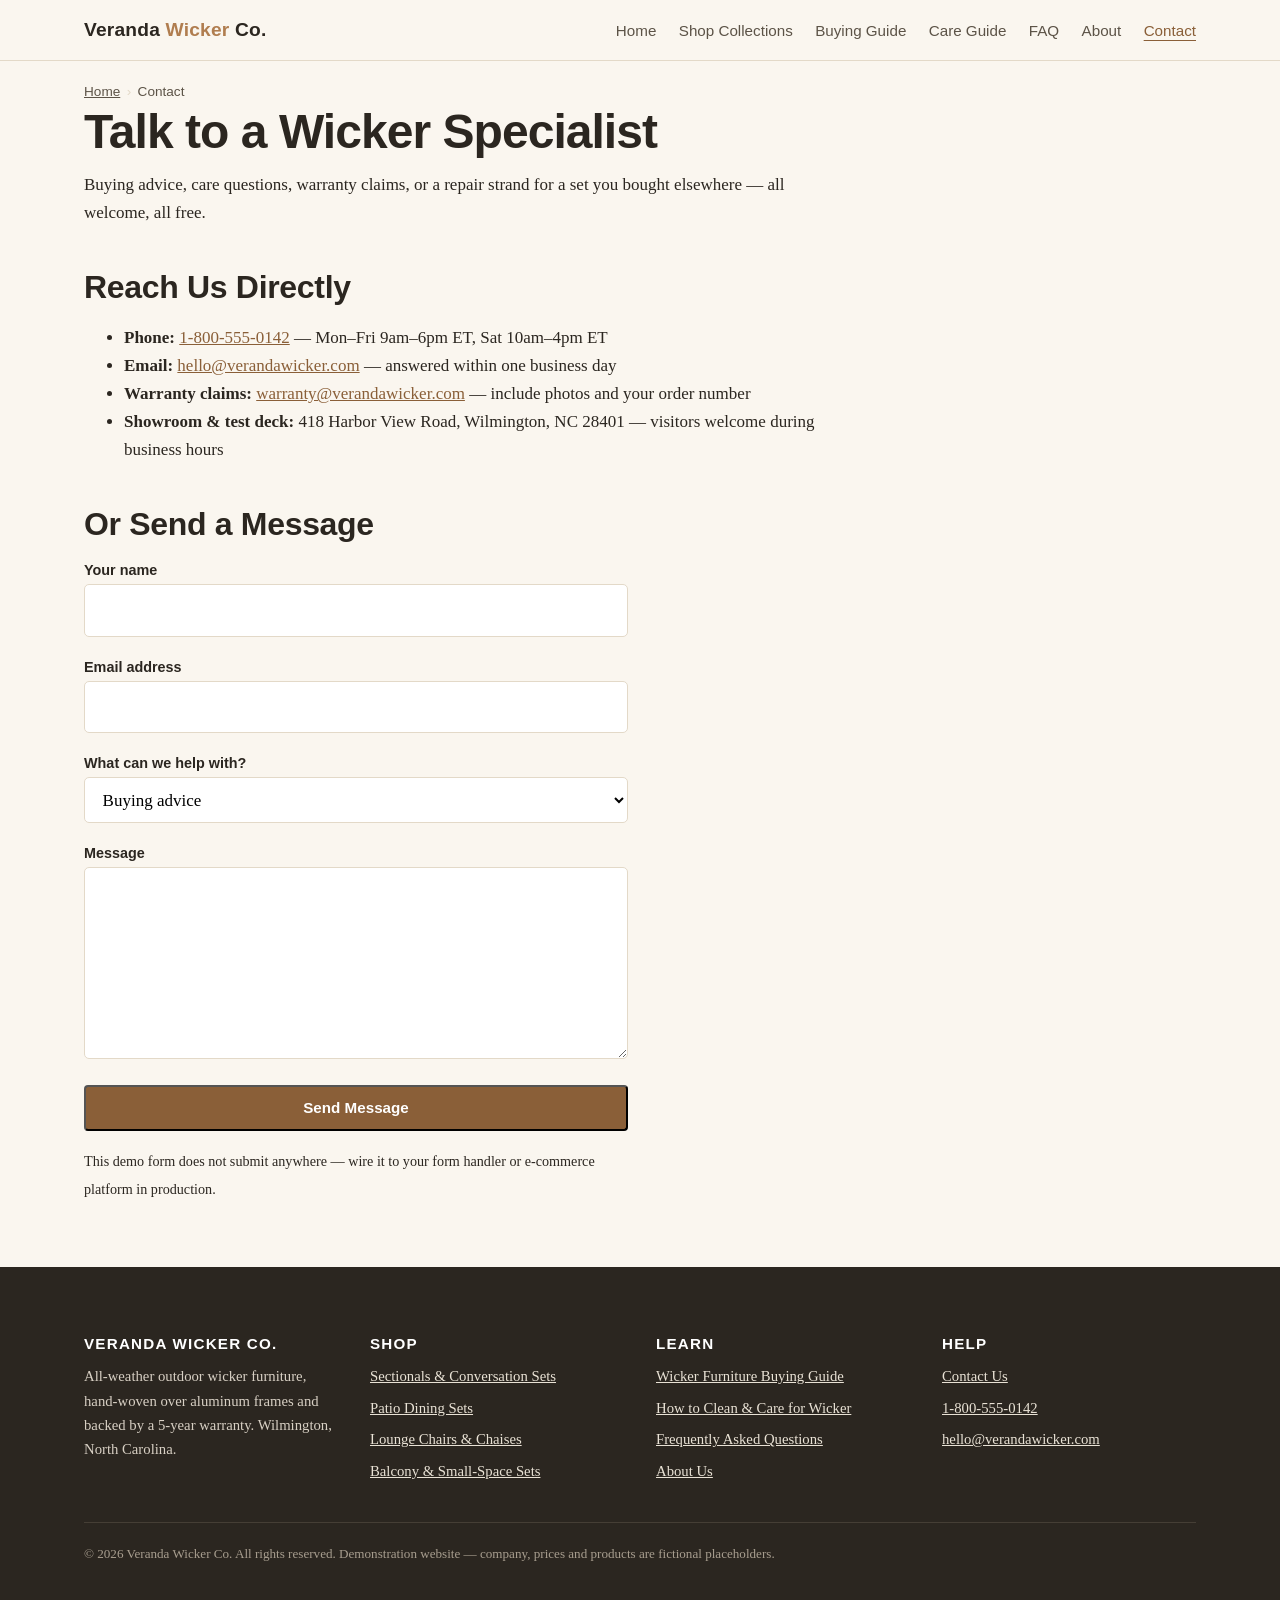
<file: wicker-furniture-website/contact.html>
<!DOCTYPE html>
<html lang="en">
<head>
  <meta charset="UTF-8">
  <meta name="viewport" content="width=device-width, initial-scale=1.0">
  <title>Contact Veranda Wicker Co. — Talk to an Outdoor Wicker Specialist</title>
  <meta name="description" content="Contact Veranda Wicker Co. by phone, email or form. Free buying and care advice from outdoor wicker specialists, Monday–Saturday, based in Wilmington, NC.">
  <link rel="canonical" href="https://www.verandawicker.com/contact.html">
  <link rel="stylesheet" href="css/styles.css">
  <meta property="og:type" content="website">
  <meta property="og:site_name" content="Veranda Wicker Co.">
  <meta property="og:title" content="Contact Veranda Wicker Co.">
  <meta property="og:description" content="Phone, email or form — free buying and care advice from outdoor wicker specialists, Monday–Saturday.">
  <meta property="og:url" content="https://www.verandawicker.com/contact.html">
  <meta name="twitter:card" content="summary_large_image">
  <script type="application/ld+json">
  {
    "@context": "https://schema.org",
    "@graph": [
      {
        "@type": "BreadcrumbList",
        "itemListElement": [
          { "@type": "ListItem", "position": 1, "name": "Home", "item": "https://www.verandawicker.com/" },
          { "@type": "ListItem", "position": 2, "name": "Contact", "item": "https://www.verandawicker.com/contact.html" }
        ]
      },
      {
        "@type": "ContactPage",
        "name": "Contact Veranda Wicker Co.",
        "url": "https://www.verandawicker.com/contact.html",
        "mainEntity": {
          "@type": "FurnitureStore",
          "@id": "https://www.verandawicker.com/#store",
          "name": "Veranda Wicker Co.",
          "parentOrganization": { "@id": "https://www.verandawicker.com/#organization" },
          "url": "https://www.verandawicker.com/",
          "telephone": "+1-800-555-0142",
          "email": "hello@verandawicker.com",
          "priceRange": "$$",
          "address": {
            "@type": "PostalAddress",
            "streetAddress": "418 Harbor View Road",
            "addressLocality": "Wilmington",
            "addressRegion": "NC",
            "postalCode": "28401",
            "addressCountry": "US"
          },
          "geo": { "@type": "GeoCoordinates", "latitude": 34.2257, "longitude": -77.9447 },
          "openingHoursSpecification": [
            { "@type": "OpeningHoursSpecification", "dayOfWeek": ["Monday","Tuesday","Wednesday","Thursday","Friday"], "opens": "09:00", "closes": "18:00" },
            { "@type": "OpeningHoursSpecification", "dayOfWeek": "Saturday", "opens": "10:00", "closes": "16:00" }
          ]
        }
      }
    ]
  }
  </script>
</head>
<body>

<header class="site-header">
  <div class="wrap">
    <a class="brand" href="index.html">Veranda <span>Wicker</span> Co.</a>
    <nav class="site-nav" aria-label="Main navigation">
      <a href="index.html">Home</a>
      <a href="collections.html">Shop Collections</a>
      <a href="buying-guide.html">Buying Guide</a>
      <a href="care-guide.html">Care Guide</a>
      <a href="faq.html">FAQ</a>
      <a href="about.html">About</a>
      <a href="contact.html" aria-current="page">Contact</a>
    </nav>
  </div>
</header>

<main class="wrap">
  <nav class="crumbs" aria-label="Breadcrumb">
    <ol>
      <li><a href="index.html">Home</a></li>
      <li aria-current="page">Contact</li>
    </ol>
  </nav>

  <div class="prose">
    <h1>Talk to a Wicker Specialist</h1>
    <p class="lede">Buying advice, care questions, warranty claims, or a repair strand for a set you bought elsewhere — all welcome, all free.</p>

    <h2>Reach Us Directly</h2>
    <ul>
      <li><strong>Phone:</strong> <a href="tel:+18005550142">1-800-555-0142</a> — Mon–Fri 9am–6pm ET, Sat 10am–4pm ET</li>
      <li><strong>Email:</strong> <a href="mailto:hello@verandawicker.com">hello@verandawicker.com</a> — answered within one business day</li>
      <li><strong>Warranty claims:</strong> <a href="mailto:warranty@verandawicker.com">warranty@verandawicker.com</a> — include photos and your order number</li>
      <li><strong>Showroom &amp; test deck:</strong> 418 Harbor View Road, Wilmington, NC 28401 — visitors welcome during business hours</li>
    </ul>

    <h2>Or Send a Message</h2>
    <form class="contact" action="#" method="post">
      <div>
        <label for="name">Your name</label>
        <input type="text" id="name" name="name" autocomplete="name" required>
      </div>
      <div>
        <label for="email">Email address</label>
        <input type="email" id="email" name="email" autocomplete="email" required>
      </div>
      <div>
        <label for="topic">What can we help with?</label>
        <select id="topic" name="topic">
          <option>Buying advice</option>
          <option>Care or repair question</option>
          <option>Order status</option>
          <option>Warranty claim</option>
          <option>Something else</option>
        </select>
      </div>
      <div>
        <label for="message">Message</label>
        <textarea id="message" name="message" rows="6" required></textarea>
      </div>
      <button class="btn" type="submit">Send Message</button>
      <p><small>This demo form does not submit anywhere — wire it to your form handler or e-commerce platform in production.</small></p>
    </form>
  </div>
</main>

<footer class="site-footer">
  <div class="wrap">
    <div class="cols">
      <div>
        <h3>Veranda Wicker Co.</h3>
        <p>All-weather outdoor wicker furniture, hand-woven over aluminum frames and backed by a 5-year warranty. Wilmington, North Carolina.</p>
      </div>
      <div>
        <h3>Shop</h3>
        <ul>
          <li><a href="collections.html#sectionals">Sectionals &amp; Conversation Sets</a></li>
          <li><a href="collections.html#dining">Patio Dining Sets</a></li>
          <li><a href="collections.html#lounge">Lounge Chairs &amp; Chaises</a></li>
          <li><a href="collections.html#small-space">Balcony &amp; Small-Space Sets</a></li>
        </ul>
      </div>
      <div>
        <h3>Learn</h3>
        <ul>
          <li><a href="buying-guide.html">Wicker Furniture Buying Guide</a></li>
          <li><a href="care-guide.html">How to Clean &amp; Care for Wicker</a></li>
          <li><a href="faq.html">Frequently Asked Questions</a></li>
          <li><a href="about.html">About Us</a></li>
        </ul>
      </div>
      <div>
        <h3>Help</h3>
        <ul>
          <li><a href="contact.html">Contact Us</a></li>
          <li><a href="tel:+18005550142">1-800-555-0142</a></li>
          <li><a href="mailto:hello@verandawicker.com">hello@verandawicker.com</a></li>
        </ul>
      </div>
    </div>
    <p class="fineprint">© 2026 Veranda Wicker Co. All rights reserved. Demonstration website — company, prices and products are fictional placeholders.</p>
  </div>
</footer>

</body>
</html>
</file>
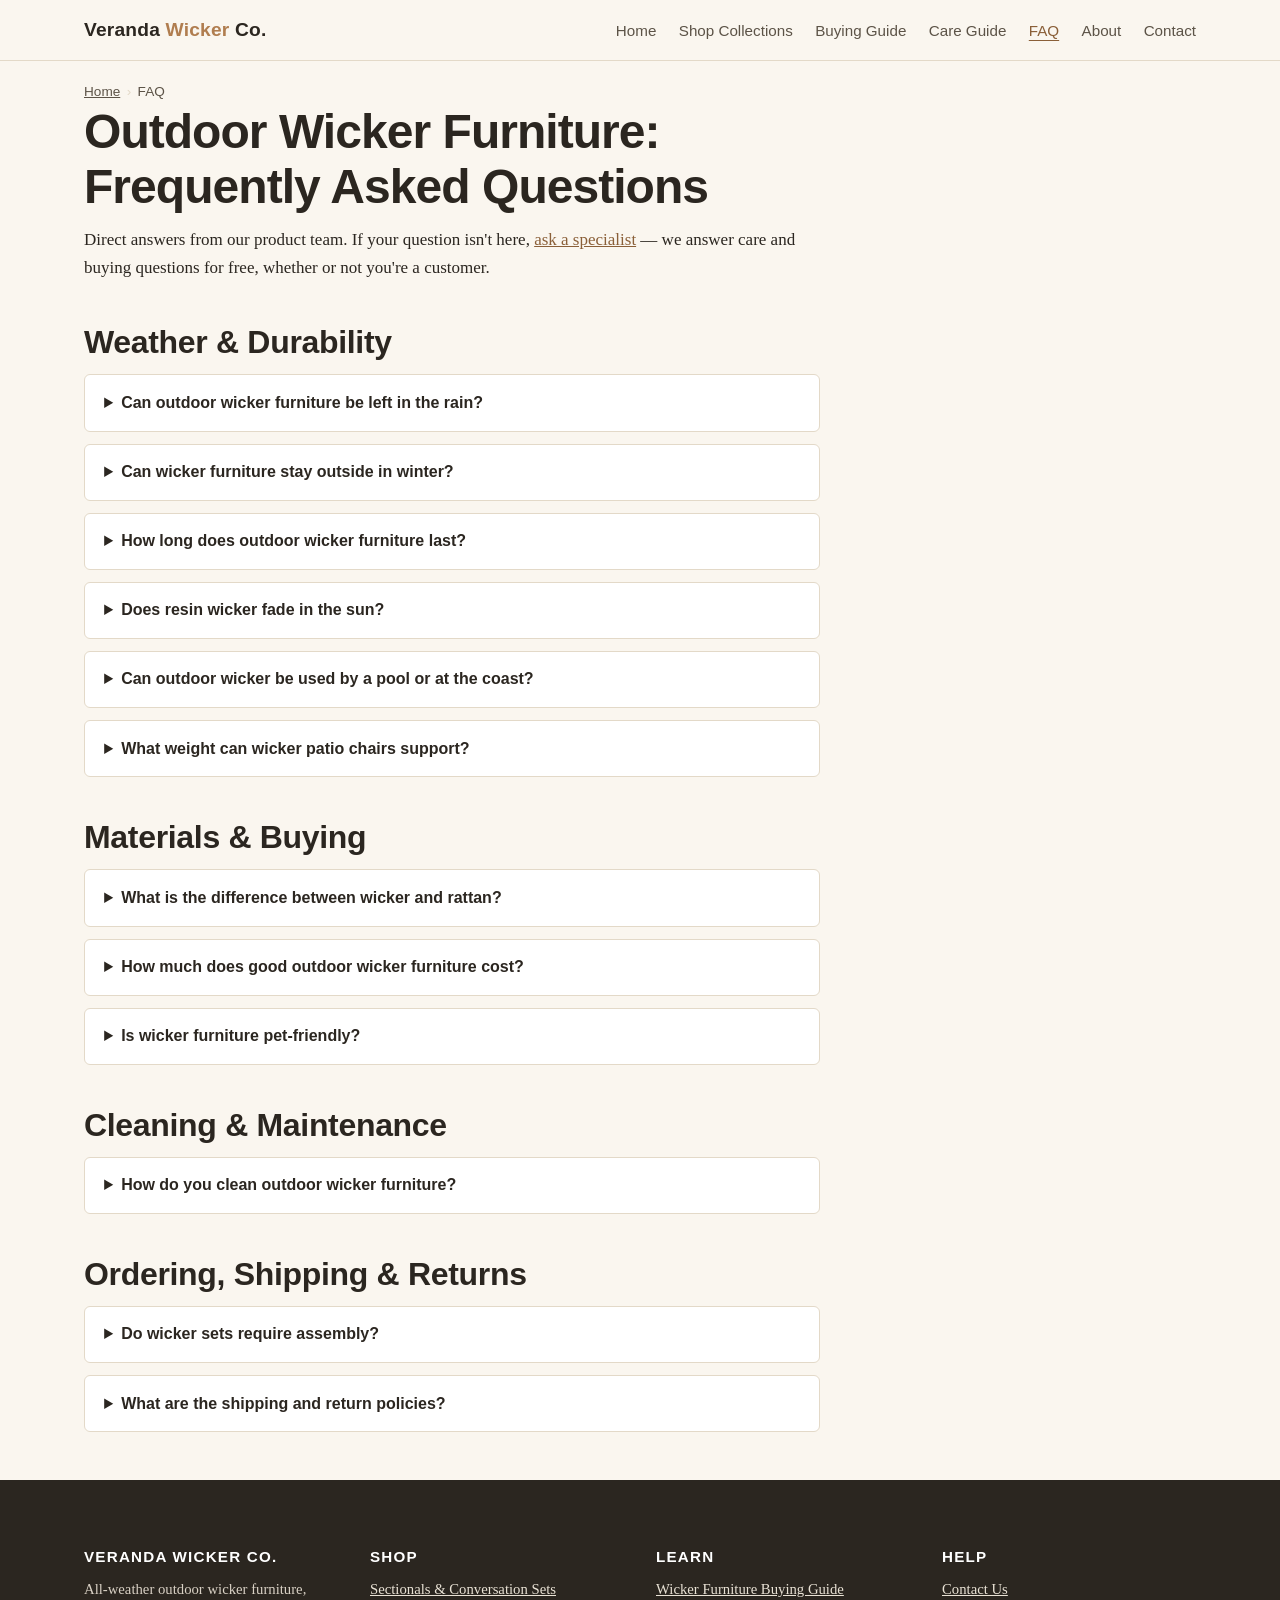
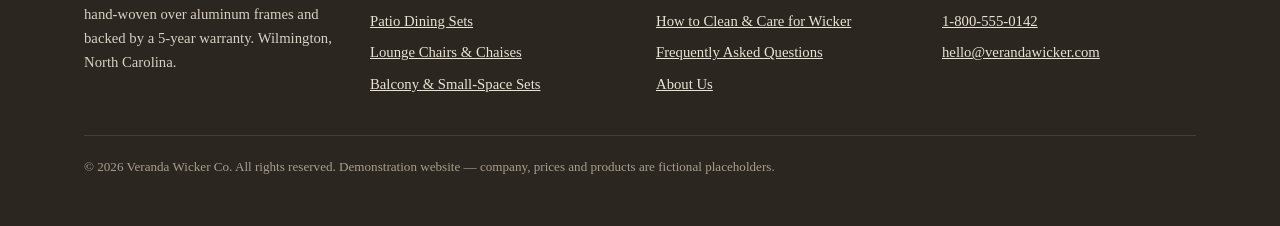
<file: wicker-furniture-website/faq.html>
<!DOCTYPE html>
<html lang="en">
<head>
  <meta charset="UTF-8">
  <meta name="viewport" content="width=device-width, initial-scale=1.0">
  <title>Outdoor Wicker Furniture FAQ: Weather, Durability, Cleaning &amp; Shipping | Veranda Wicker Co.</title>
  <meta name="description" content="Answers to the most-asked outdoor wicker furniture questions: leaving it out in rain and winter, wicker vs. rattan, lifespan, cleaning, fading, pets, shipping and returns.">
  <link rel="canonical" href="https://www.verandawicker.com/faq.html">
  <link rel="stylesheet" href="css/styles.css">
  <meta property="og:type" content="website">
  <meta property="og:site_name" content="Veranda Wicker Co.">
  <meta property="og:title" content="Outdoor Wicker Furniture FAQ">
  <meta property="og:description" content="Weather, durability, cleaning, fading, pets, shipping and returns — every common outdoor wicker question answered.">
  <meta property="og:url" content="https://www.verandawicker.com/faq.html">
  <meta name="twitter:card" content="summary_large_image">
  <script type="application/ld+json">
  {
    "@context": "https://schema.org",
    "@graph": [
      {
        "@type": "BreadcrumbList",
        "itemListElement": [
          { "@type": "ListItem", "position": 1, "name": "Home", "item": "https://www.verandawicker.com/" },
          { "@type": "ListItem", "position": 2, "name": "FAQ", "item": "https://www.verandawicker.com/faq.html" }
        ]
      },
      {
        "@type": "FAQPage",
        "mainEntity": [
          {
            "@type": "Question",
            "name": "Can outdoor wicker furniture be left in the rain?",
            "acceptedAnswer": { "@type": "Answer", "text": "Yes. HDPE resin wicker and powder-coated aluminum frames are unaffected by rain. Quick-dry olefin cushions can also stay out and will dry within hours, though bringing cushions in during long wet spells keeps them fresher. Natural rattan wicker, by contrast, should never be left in the rain." }
          },
          {
            "@type": "Question",
            "name": "Can wicker furniture stay outside in winter?",
            "acceptedAnswer": { "@type": "Answer", "text": "Resin wicker on an aluminum frame can stay outside all winter, including through snow and freeze-thaw cycles. Store cushions indoors, protect glass table tops from snow load, and optionally use a breathable cover to make spring cleanup easier." }
          },
          {
            "@type": "Question",
            "name": "What is the difference between wicker and rattan?",
            "acceptedAnswer": { "@type": "Answer", "text": "Wicker is a weaving technique; rattan is a material. Wicker furniture can be woven from natural rattan, bamboo, willow, or synthetic resin fiber. For outdoor use, choose wicker woven from HDPE resin — natural rattan is an indoor material." }
          },
          {
            "@type": "Question",
            "name": "How long does outdoor wicker furniture last?",
            "acceptedAnswer": { "@type": "Answer", "text": "Quality HDPE resin wicker over an aluminum frame lasts 10 to 15 years outdoors with basic care. Budget PVC wicker typically lasts 2 to 3 years before fading and cracking. Cushions are usually the first thing to wear, which is why replaceable covers matter." }
          },
          {
            "@type": "Question",
            "name": "Does resin wicker fade in the sun?",
            "acceptedAnswer": { "@type": "Answer", "text": "Solution-dyed HDPE wicker resists fading because the color runs through the entire fiber and UV inhibitors are added during extrusion; noticeable fading typically takes 8 or more years of full sun. Surface-coated PVC wicker fades visibly within 1 to 2 seasons." }
          },
          {
            "@type": "Question",
            "name": "How do you clean outdoor wicker furniture?",
            "acceptedAnswer": { "@type": "Answer", "text": "Vacuum the weave with a brush attachment, wash with warm water and mild dish soap using a soft brush, rinse with a garden hose, and air-dry. Never use a pressure washer, undiluted bleach, or solvent cleaners on resin wicker. For mildew, use 1 part white vinegar to 4 parts water." }
          },
          {
            "@type": "Question",
            "name": "Is wicker furniture pet-friendly?",
            "acceptedAnswer": { "@type": "Answer", "text": "Resin wicker stands up well to pets: fur brushes out of the weave, and the fiber resists moisture and odors. Cat claws can snag strands, though snagged strands are repairable with a hair dryer and pliers. Olefin cushion covers unzip and machine-wash, which helps with hair and muddy paws." }
          },
          {
            "@type": "Question",
            "name": "How much does good outdoor wicker furniture cost?",
            "acceptedAnswer": { "@type": "Answer", "text": "Expect roughly $1,000 to $2,500 for a quality HDPE 4- to 5-piece seating set, $900 to $1,600 for a 6-seat dining set, and $350 to $600 for individual lounge chairs. Sets far below those ranges are almost always PVC weave or steel frames, which cuts lifespan to a few seasons." }
          },
          {
            "@type": "Question",
            "name": "Do wicker sets require assembly?",
            "acceptedAnswer": { "@type": "Answer", "text": "Seating pieces from Veranda Wicker Co. arrive fully woven and assembled; you attach feet and, for sectionals, clip pieces together. Dining tables require attaching legs, roughly 20 minutes with the included hex key. White-glove in-room delivery and assembly is available at checkout." }
          },
          {
            "@type": "Question",
            "name": "What are Veranda Wicker Co.'s shipping and return policies?",
            "acceptedAnswer": { "@type": "Answer", "text": "Shipping is free curbside delivery in the contiguous 48 states, typically 5 to 10 business days. Returns are accepted for 60 days in original condition; we arrange pickup and the refund is issued in full once the set is inspected. Warranty claims are handled separately under the 5-year outdoor warranty." }
          },
          {
            "@type": "Question",
            "name": "Can outdoor wicker furniture be used by a pool or at the coast?",
            "acceptedAnswer": { "@type": "Answer", "text": "Yes. HDPE fiber is unaffected by chlorinated splash and salt air, and aluminum frames cannot rust, which makes resin wicker one of the best choices for poolside and coastal homes. Rinse pieces with fresh water monthly in coastal settings to keep salt film from dulling the finish." }
          },
          {
            "@type": "Question",
            "name": "What weight can wicker patio chairs support?",
            "acceptedAnswer": { "@type": "Answer", "text": "Veranda Wicker Co. seating is tested to 350 pounds per seat (300 pounds for the hanging egg chair, limited by its stand). Reputable manufacturers publish per-seat weight ratings; if a listing has none, assume a light-duty frame." }
          }
        ]
      }
    ]
  }
  </script>
</head>
<body>

<header class="site-header">
  <div class="wrap">
    <a class="brand" href="index.html">Veranda <span>Wicker</span> Co.</a>
    <nav class="site-nav" aria-label="Main navigation">
      <a href="index.html">Home</a>
      <a href="collections.html">Shop Collections</a>
      <a href="buying-guide.html">Buying Guide</a>
      <a href="care-guide.html">Care Guide</a>
      <a href="faq.html" aria-current="page">FAQ</a>
      <a href="about.html">About</a>
      <a href="contact.html">Contact</a>
    </nav>
  </div>
</header>

<main class="wrap">
  <nav class="crumbs" aria-label="Breadcrumb">
    <ol>
      <li><a href="index.html">Home</a></li>
      <li aria-current="page">FAQ</li>
    </ol>
  </nav>

  <div class="prose">
    <h1>Outdoor Wicker Furniture: Frequently Asked Questions</h1>
    <p class="lede">Direct answers from our product team. If your question isn't here, <a href="contact.html">ask a specialist</a> — we answer care and buying questions for free, whether or not you're a customer.</p>

    <h2>Weather &amp; Durability</h2>

    <details>
      <summary>Can outdoor wicker furniture be left in the rain?</summary>
      <p>Yes. HDPE resin wicker and powder-coated aluminum frames are unaffected by rain. Quick-dry olefin cushions can also stay out and dry within hours, though bringing cushions in during long wet spells keeps them fresher. Natural rattan wicker, by contrast, should never be left in the rain.</p>
    </details>

    <details>
      <summary>Can wicker furniture stay outside in winter?</summary>
      <p>Resin wicker on an aluminum frame can stay outside all winter, including snow and freeze-thaw cycles. Store cushions indoors, protect glass table tops from snow load, and optionally use a breathable cover to make spring cleanup easier. Full details in the <a href="care-guide.html">care guide</a>.</p>
    </details>

    <details>
      <summary>How long does outdoor wicker furniture last?</summary>
      <p>Quality HDPE resin wicker over an aluminum frame lasts 10–15 years outdoors with basic care. Budget PVC wicker typically lasts 2–3 years before fading and cracking. Cushions are usually the first part to wear, which is why replaceable covers matter.</p>
    </details>

    <details>
      <summary>Does resin wicker fade in the sun?</summary>
      <p>Solution-dyed HDPE wicker resists fading because the color runs through the entire fiber and UV inhibitors are added during extrusion — noticeable fading typically takes 8+ years of full sun. Surface-coated PVC wicker fades visibly within 1–2 seasons. Our <a href="buying-guide.html#materials">buying guide</a> shows how to tell the two apart.</p>
    </details>

    <details>
      <summary>Can outdoor wicker be used by a pool or at the coast?</summary>
      <p>Yes. HDPE fiber is unaffected by chlorinated splash and salt air, and aluminum frames cannot rust — resin wicker is one of the best materials for poolside and coastal homes. In coastal settings, rinse monthly with fresh water to keep salt film from dulling the finish.</p>
    </details>

    <details>
      <summary>What weight can wicker patio chairs support?</summary>
      <p>Veranda seating is tested to 350 lbs per seat (300 lbs for the hanging egg chair, limited by its stand). Reputable manufacturers publish per-seat ratings; if a listing has none, assume a light-duty frame.</p>
    </details>

    <h2>Materials &amp; Buying</h2>

    <details>
      <summary>What is the difference between wicker and rattan?</summary>
      <p>Wicker is a weaving technique; rattan is a material. Wicker furniture can be woven from natural rattan, bamboo, willow, or synthetic resin fiber. For outdoor use, choose wicker woven from HDPE resin — natural rattan is an indoor material.</p>
    </details>

    <details>
      <summary>How much does good outdoor wicker furniture cost?</summary>
      <p>Expect roughly $1,000–$2,500 for a quality HDPE 4–5-piece seating set, $900–$1,600 for a 6-seat dining set, and $350–$600 for individual lounge chairs. Sets far below those ranges are almost always PVC weave or steel frames, which cuts lifespan to a few seasons.</p>
    </details>

    <details>
      <summary>Is wicker furniture pet-friendly?</summary>
      <p>Resin wicker stands up well to pets: fur brushes out of the weave and the fiber resists moisture and odors. Cat claws can snag strands, but snags are a ten-minute repair (see the <a href="care-guide.html">care guide</a>). Olefin cushion covers unzip and machine-wash, which helps with hair and muddy paws.</p>
    </details>

    <h2>Cleaning &amp; Maintenance</h2>

    <details>
      <summary>How do you clean outdoor wicker furniture?</summary>
      <p>Vacuum the weave with a brush attachment, wash with warm water and mild dish soap using a soft brush, rinse with a garden hose, and air-dry. Never use a pressure washer, undiluted bleach or solvent cleaners on resin wicker. For mildew, use 1 part white vinegar to 4 parts water. Step-by-step instructions are in the <a href="care-guide.html">care guide</a>.</p>
    </details>

    <h2>Ordering, Shipping &amp; Returns</h2>

    <details>
      <summary>Do wicker sets require assembly?</summary>
      <p>Seating pieces arrive fully woven and assembled — you attach feet and, for sectionals, clip pieces together. Dining tables need legs attached (about 20 minutes with the included hex key). White-glove in-room delivery and assembly is available at checkout.</p>
    </details>

    <details>
      <summary>What are the shipping and return policies?</summary>
      <p>Free curbside delivery in the contiguous 48 states, typically 5–10 business days. Returns are accepted for 60 days in original condition — we arrange pickup, and the refund is issued in full after inspection. Warranty claims are handled separately under the <a href="about.html">5-year outdoor warranty</a>.</p>
    </details>
  </div>
</main>

<footer class="site-footer">
  <div class="wrap">
    <div class="cols">
      <div>
        <h3>Veranda Wicker Co.</h3>
        <p>All-weather outdoor wicker furniture, hand-woven over aluminum frames and backed by a 5-year warranty. Wilmington, North Carolina.</p>
      </div>
      <div>
        <h3>Shop</h3>
        <ul>
          <li><a href="collections.html#sectionals">Sectionals &amp; Conversation Sets</a></li>
          <li><a href="collections.html#dining">Patio Dining Sets</a></li>
          <li><a href="collections.html#lounge">Lounge Chairs &amp; Chaises</a></li>
          <li><a href="collections.html#small-space">Balcony &amp; Small-Space Sets</a></li>
        </ul>
      </div>
      <div>
        <h3>Learn</h3>
        <ul>
          <li><a href="buying-guide.html">Wicker Furniture Buying Guide</a></li>
          <li><a href="care-guide.html">How to Clean &amp; Care for Wicker</a></li>
          <li><a href="faq.html">Frequently Asked Questions</a></li>
          <li><a href="about.html">About Us</a></li>
        </ul>
      </div>
      <div>
        <h3>Help</h3>
        <ul>
          <li><a href="contact.html">Contact Us</a></li>
          <li><a href="tel:+18005550142">1-800-555-0142</a></li>
          <li><a href="mailto:hello@verandawicker.com">hello@verandawicker.com</a></li>
        </ul>
      </div>
    </div>
    <p class="fineprint">© 2026 Veranda Wicker Co. All rights reserved. Demonstration website — company, prices and products are fictional placeholders.</p>
  </div>
</footer>

</body>
</html>
</file>
<file: wicker-furniture-website/css/styles.css>
/* Veranda Wicker Co. — single stylesheet, no frameworks, ~6 KB gzipped.
   Kept intentionally small so every page passes Core Web Vitals easily. */

:root {
  --ink: #2b2620;
  --ink-soft: #5c5347;
  --cream: #faf6ef;
  --sand: #f1e9db;
  --rattan: #b07d4f;
  --rattan-dark: #8a5f38;
  --leaf: #4a6741;
  --line: #e3d9c8;
  --max: 72rem;
}

* { box-sizing: border-box; }

html { scroll-behavior: smooth; }

body {
  margin: 0;
  font-family: Georgia, 'Times New Roman', serif;
  color: var(--ink);
  background: var(--cream);
  line-height: 1.65;
  font-size: 1.0625rem;
}

h1, h2, h3, .brand, nav, .btn, .eyebrow, .card h3, .crumbs, .badge {
  font-family: -apple-system, BlinkMacSystemFont, 'Segoe UI', Helvetica, Arial, sans-serif;
}

h1 { font-size: clamp(1.9rem, 4.5vw, 3rem); line-height: 1.15; margin: 0 0 0.75rem; letter-spacing: -0.02em; }
h2 { font-size: clamp(1.4rem, 3vw, 2rem); line-height: 1.25; margin: 2.5rem 0 0.75rem; letter-spacing: -0.01em; }
h3 { font-size: 1.15rem; margin: 1.5rem 0 0.5rem; }
p  { margin: 0 0 1rem; }
a  { color: var(--rattan-dark); }
img, svg { max-width: 100%; height: auto; }

.wrap { max-width: var(--max); margin: 0 auto; padding: 0 1.25rem; }
.prose { max-width: 46rem; }

/* Header */
.site-header {
  background: var(--cream);
  border-bottom: 1px solid var(--line);
  position: sticky; top: 0; z-index: 10;
}
.site-header .wrap {
  display: flex; align-items: center; justify-content: space-between;
  gap: 1rem; padding-top: 0.9rem; padding-bottom: 0.9rem; flex-wrap: wrap;
}
.brand { font-weight: 700; font-size: 1.2rem; color: var(--ink); text-decoration: none; letter-spacing: 0.01em; }
.brand span { color: var(--rattan); }
.site-nav { display: flex; gap: 1.4rem; flex-wrap: wrap; }
.site-nav a { color: var(--ink-soft); text-decoration: none; font-size: 0.95rem; }
.site-nav a:hover, .site-nav a[aria-current="page"] { color: var(--rattan-dark); text-decoration: underline; text-underline-offset: 4px; }

/* Hero */
.hero {
  background: linear-gradient(160deg, var(--sand) 0%, #e8dcc6 55%, #dccdb0 100%);
  padding: 4rem 0 3.5rem;
}
.hero .wrap { display: grid; grid-template-columns: 1.2fr 1fr; gap: 3rem; align-items: center; }
.hero p.lede { font-size: 1.2rem; color: var(--ink-soft); max-width: 34rem; }
.eyebrow {
  text-transform: uppercase; letter-spacing: 0.14em; font-size: 0.75rem;
  color: var(--leaf); font-weight: 700; margin-bottom: 0.75rem; display: block;
}

.btn {
  display: inline-block; background: var(--rattan-dark); color: #fff;
  padding: 0.8rem 1.6rem; border-radius: 4px; text-decoration: none;
  font-weight: 600; font-size: 0.95rem;
}
.btn:hover { background: var(--rattan); }
.btn.ghost { background: transparent; color: var(--rattan-dark); border: 1.5px solid var(--rattan-dark); margin-left: 0.75rem; }

/* Cards / grids */
.grid { display: grid; gap: 1.5rem; grid-template-columns: repeat(auto-fit, minmax(15rem, 1fr)); margin: 1.5rem 0; }
.card {
  background: #fff; border: 1px solid var(--line); border-radius: 8px;
  overflow: hidden; display: flex; flex-direction: column;
}
.card .thumb { height: 10rem; display: block; }
.card .body { padding: 1.1rem 1.25rem 1.4rem; }
.card h3 { margin: 0 0 0.4rem; }
.card h3 a { text-decoration: none; color: var(--ink); }
.card p { font-size: 0.95rem; color: var(--ink-soft); margin-bottom: 0.6rem; }
.price { font-weight: 700; color: var(--ink); font-family: inherit; }

.badge {
  display: inline-block; background: var(--sand); color: var(--leaf);
  font-size: 0.72rem; font-weight: 700; letter-spacing: 0.06em;
  text-transform: uppercase; padding: 0.25rem 0.6rem; border-radius: 999px; margin-bottom: 0.6rem;
}

/* Sections */
section { padding: 2.5rem 0; }
section.alt { background: var(--sand); }

/* Breadcrumbs */
.crumbs { font-size: 0.85rem; color: var(--ink-soft); padding: 1.25rem 0 0; }
.crumbs ol { list-style: none; margin: 0; padding: 0; display: flex; flex-wrap: wrap; gap: 0.4rem; }
.crumbs li + li::before { content: "›"; margin-right: 0.4rem; color: var(--line); }
.crumbs a { color: var(--ink-soft); }

/* Tables */
table { border-collapse: collapse; width: 100%; margin: 1.25rem 0; font-size: 0.95rem; }
caption { text-align: left; font-style: italic; color: var(--ink-soft); margin-bottom: 0.5rem; }
th, td { border: 1px solid var(--line); padding: 0.6rem 0.8rem; text-align: left; vertical-align: top; }
th { background: var(--sand); font-family: -apple-system, BlinkMacSystemFont, 'Segoe UI', sans-serif; font-size: 0.85rem; }
.table-scroll { overflow-x: auto; }

/* FAQ */
details {
  background: #fff; border: 1px solid var(--line); border-radius: 6px;
  padding: 0.9rem 1.2rem; margin-bottom: 0.75rem;
}
details summary { cursor: pointer; font-weight: 700; font-family: -apple-system, BlinkMacSystemFont, 'Segoe UI', sans-serif; font-size: 1rem; }
details[open] summary { margin-bottom: 0.5rem; }

/* Callouts */
.note {
  background: #fff; border-left: 4px solid var(--leaf);
  padding: 1rem 1.25rem; margin: 1.5rem 0; border-radius: 0 6px 6px 0;
}

/* Footer */
.site-footer { background: var(--ink); color: #d8d0c4; margin-top: 3rem; padding: 2.5rem 0 2rem; font-size: 0.92rem; }
.site-footer a { color: #e9e2d5; }
.site-footer .cols { display: grid; gap: 2rem; grid-template-columns: repeat(auto-fit, minmax(13rem, 1fr)); }
.site-footer h3 { color: #fff; font-size: 0.95rem; text-transform: uppercase; letter-spacing: 0.08em; }
.site-footer ul { list-style: none; padding: 0; margin: 0; }
.site-footer li { margin-bottom: 0.45rem; }
.fineprint { margin-top: 2rem; border-top: 1px solid #453e35; padding-top: 1.25rem; color: #a89e8f; font-size: 0.82rem; }

/* Forms */
form.contact { display: grid; gap: 1rem; max-width: 34rem; }
label { font-weight: 700; font-family: -apple-system, BlinkMacSystemFont, 'Segoe UI', sans-serif; font-size: 0.9rem; }
input, textarea, select {
  width: 100%; padding: 0.7rem 0.85rem; border: 1px solid var(--line);
  border-radius: 5px; font: inherit; background: #fff;
}

@media (max-width: 44rem) {
  .hero .wrap { grid-template-columns: 1fr; }
  .btn.ghost { margin-left: 0; margin-top: 0.6rem; }
}
</file>
